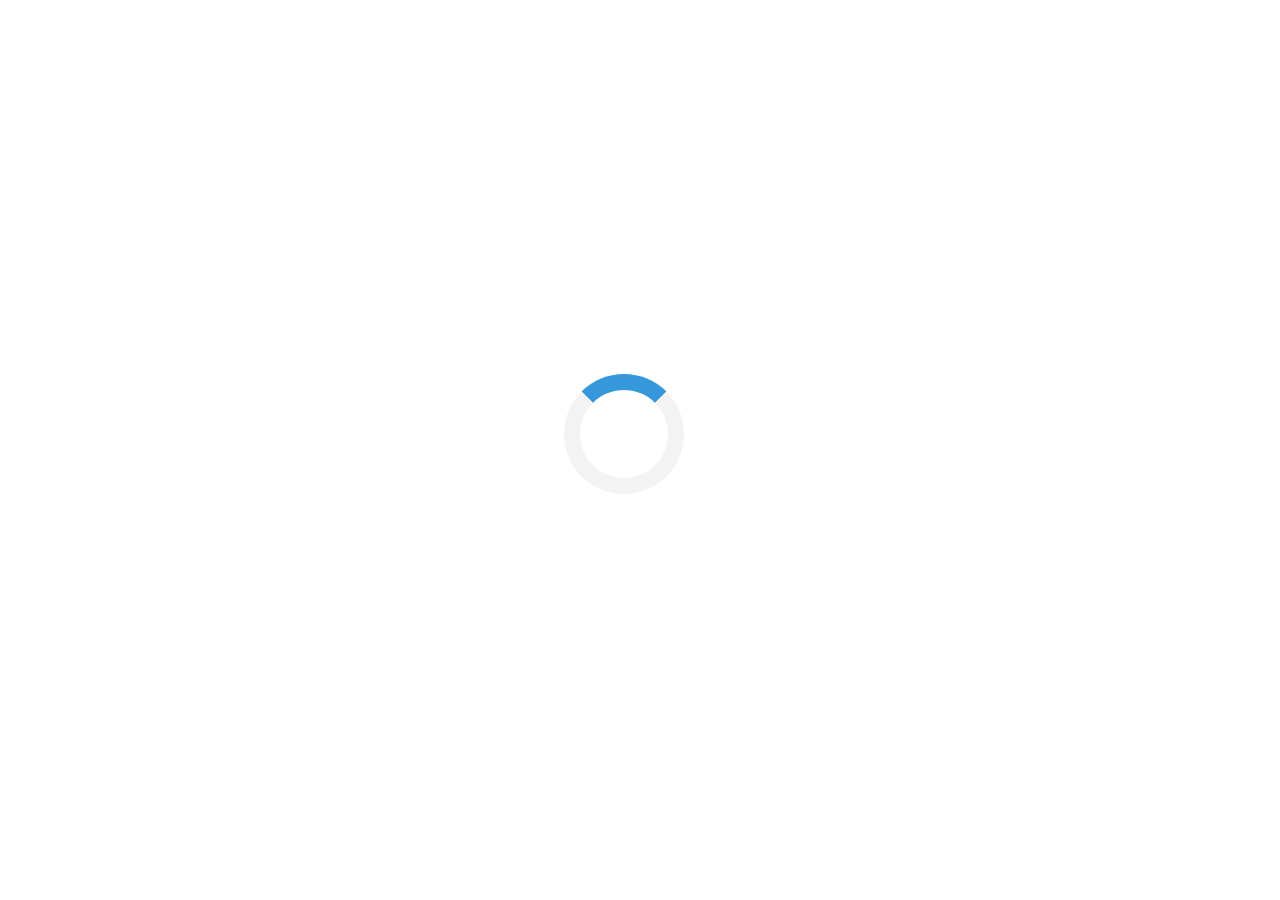
<file: index.html>
<!DOCTYPE html>
<html lang="en">
  <head>
    <meta charset="UTF-8" />
    <meta name="viewport" content="width=device-width, initial-scale=1, shrink-to-fit=no" />
    <meta http-equiv="x-ua-compatible" content="ie=edge" />
    <title>Home</title>
    <!-- MDB icon -->
    <link rel="icon" href="compitition 2/a-m-logo-png-transparent ico.ico" type="image/x-icon" />
    <!-- Font Awesome -->
    <link
      rel="stylesheet"
      href="https://cdnjs.cloudflare.com/ajax/libs/font-awesome/6.0.0/css/all.min.css"
    />
    <!-- Google Fonts Roboto -->
    <link
      rel="stylesheet"
      href="https://fonts.googleapis.com/css2?family=Roboto:wght@300;400;500;700;900&display=swap"
    />
    <!-- MDB -->
    <link rel="stylesheet" href="css/mdb.min.css" />
    <link rel="stylesheet" href="style.css">
  </head>
  <body>
    
    <!-- Start your project here-->
    <body onload="myFunction()" style="margin:0;">
  
      <div id="loader"></div>
      
      <div style="display:none;" id="myDiv" class="animate-bottom">
      <!-- Navbar -->
     <nav class="navbar navbar-expand-lg navbar-light bg-light">
      <!-- Container wrapper -->
      <div class="container-fluid">
        <!-- Toggle button -->
        <button
          class="navbar-toggler"
          type="button"
          data-mdb-toggle="collapse"
          data-mdb-target="#navbarSupportedContent"
          aria-controls="navbarSupportedContent"
          aria-expanded="false"
          aria-label="Toggle navigation"
        >
          <i class="fas fa-bars"></i>
        </button>
    
        <!-- Collapsible wrapper -->
        <div class="collapse navbar-collapse" id="navbarSupportedContent">
          <!-- Navbar brand -->
          <a class="navbar-brand mt-2 mt-lg-0" href="index.html">
            <img
              src="compitition 2/a-m-logo-png-transparent.png"
              height="40"
              alt="MDB Logo"
              loading="lazy"
            />
          </a>
          <!-- Left links -->
          <div class="autocomplete">
            <form  class=" d-flex input-group w-auto">
              <div  class="form-outline">

               <input 
               id="search-input"
               type="search"
               class=" form-control"
               placeholder="What are you looking for"
               aria-label="Search"
             />
             <ul id="autocomplete-results"></ul>

              </div>
              <button
              class="btn btn-outline-primary"
              type="button"
              data-mdb-ripple-color="dark"
            >
              Search
            </button>
            </form>
          
          </div>
          
        
         
          
          
         
         
          
          <!-- Left links -->
        </div>
        <!-- Collapsible wrapper -->
        <nav class="navbar1 navbar-expand-lg navbar-light bg-light">
          <div class="container-fluid">
            <ul class="navbar-nav">
              <!-- Icon dropdown -->
              <li class="nav-item dropdown">
                <a
                  class="nav-link dropdown-toggle"
                  href="#"
                  id="navbarDropdown"
                  role="button"
                  data-mdb-toggle="dropdown"
                  aria-expanded="false"
                >
                  <i class="flag-united-kingdom flag m-0"></i>
                </a>
                <ul class="dropdown-menu" aria-labelledby="navbarDropdown">
                  <li>
                    <a class="dropdown-item" href="#"
                      ><i class="flag-united-kingdom flag"></i>English
                      <i class="fa fa-check text-success ms-2"></i
                    ></a>
                  </li>
                  <li><hr class="dropdown-divider" /></li>
                  <li>
                    <a class="dropdown-item" href="#"><i class="flag-poland flag"></i>Polski</a>
                  </li>
                  <li>
                    <a class="dropdown-item" href="#"><i class="flag-china flag"></i>中文</a>
                  </li>
                  <li>
                    <a class="dropdown-item" href="#"><i class="flag-japan flag"></i>日本語</a>
                  </li>
                  <li>
                    <a class="dropdown-item" href="#"><i class="flag-germany flag"></i>Deutsch</a>
                  </li>
                  <li>
                    <a class="dropdown-item" href="#"><i class="flag-france flag"></i>Français</a>
                  </li>
                  <li>
                    <a class="dropdown-item" href="#"><i class="flag-spain flag"></i>Español</a>
                  </li>
                  <li>
                    <a class="dropdown-item" href="#"><i class="flag-russia flag"></i>Русский</a>
                  </li>
                  <li>
                    <a class="dropdown-item" href="#"><i class="flag-portugal flag"></i>Português</a>
                  </li>
                </ul>
              </li>
            </ul>
          </div>
        </nav>
        <!-- Right elements -->
        <div class="d-flex align-items-center">
          <a href="Sign-in.html" class="btn btn-link px-3 me-2">
            Login
          </a>
          <a href="Sign-Up.html" class="btn btn-primary me-3">
            Sign up for free
          </a>
          
        </div>
        <!-- Right elements -->
      </div>
      <!-- Container wrapper -->
     </nav>
     <!-- Navbar -->
     <header>
      <!-- Navbar -->
      <nav class="navbar navbar-expand-lg navbar-light bg-white">
        <div class="container-fluid">
          <button
            class="navbar-toggler"
            type="button"
            data-mdb-toggle="collapse"
            data-mdb-target="#navbarExample01"
            aria-controls="navbarExample01"
            aria-expanded="false"
            aria-label="Toggle navigation"
          >
            <i class="fas fa-bars"></i>
          </button>
          <div class=" collapse navbar-collapse" id="navbarExample01">
            <ul class="nav1 navbar-nav me-auto mb-2 mb-lg-0">
              <li class="nav-item active">
                <a class="nav-link" aria-current="page" href="index.html">Home</a>
              </li>
              <div class=" sho container-fluid">
                <ul class="navbar-nav">
                  <!-- Dropdown -->
                  <li class="nav-item dropdown">
                    <a
                      class="nav-link dropdown-toggle"
                      href="#"
                      id="navbarDropdownMenuLink"
                      role="button"
                      data-mdb-toggle="dropdown"
                      aria-expanded="false"
                    >
                      Shop
                    </a>
                    <ul class="dropdown-menu" aria-labelledby="navbarDropdownMenuLink">
                      <li>
                        <a class="dropdown-item" href="iphone.html">Iphone</a>
                      </li>
                      <li>
                        <a class="dropdown-item" href="ipad.html">Ipad</a>
                      </li>
                      <li>
                        <a class="dropdown-item" href="macbook.html">Macbooks</a>
                      </li>
                    </ul>
                  </li>
                </ul>
              </div>
              <li class="nav-item">
                <a class="nav-link" href="Contact.html">Contact</a>
              </li>
              <li class="nav-item">
                <a class="nav-link" href="about.html">About</a>
              </li>
            </ul>
          </div>
        </div>
      </nav>
      <!-- Navbar -->
    
      <!-- Background image -->
      <div
        class=" ph1 p-5 text-center bg-image"
        style="
          background-image: url('How-to-Choose-a-Laptop-Gear-GettyImages-1235728903.webp');
          height: 400px;
        "
      >
        <div class="mask" style="background-color: rgba(0, 0, 0, 0.6);">
          <div class="d-flex justify-content-center align-items-center h-100">
            <div class="text-white">
              <h1 class="mb-3">Macbooks</h1>
              <h4 class="mb-3">Offers up to 30%</h4>
              <a class="btn btn-outline-light btn-lg" href="macbook.html" role="button"
              >GET NOW</a
              >
            </div>
          </div>
        </div>
      </div>
      <!-- Background image -->
     </header>
       
     <div class="ecommerce-blocks">
      <div class="block">
        <a href="iphone.html" class="product-link">
          <img src="compitition 2/iphone 11pro.png" alt="Product 1" class="product-image">
          <div class="product-info">
            <h3 class="product-title">Iphone</h3>
          </div>
        </a>
      </div>
      
      <div class="block">
        <a href="ipad.html" class="product-link">
          <img  src="compitition 2/apple-ipad-air-10-3-64gb-wi-fi-blue_.avif" alt="Product 2" class="product-imageipad">
          <div class="product-info">
            <h3 class="product-title">Ipad</h3>
          </div>
        </a>
      </div>
      
      <div class="block">
        <a href="macbook.html" class="product-link">
          <img src="compitition 2/il_fullxfull.4091202157_e5hj.avif" alt="Product 3" class="product-imagemac">
          <div class="product-info">
            <h3 class="product-title">Macbook</h3>
          </div>
        </a>
      </div>
     </div>   
     <!-- Footer -->
     <footer class="text-center text-lg-start bg-light text-muted">
  <!-- Section: Social media -->
  <section class="d-flex justify-content-center justify-content-lg-between p-4 border-bottom">
    <!-- Left -->
    <div class="me-5 d-none d-lg-block">
      <span>Get connected with us on social networks:</span>
    </div>
    <!-- Left -->

    <!-- Right -->
    <div>
      <a href="" class="me-4 text-reset">
        <i class="fab fa-facebook-f"></i>
      </a>
      <a href="" class="me-4 text-reset">
        <i class="fab fa-twitter"></i>
      </a>
      <a href="" class="me-4 text-reset">
        <i class="fab fa-google"></i>
      </a>
      <a href="" class="me-4 text-reset">
        <i class="fab fa-instagram"></i>
      </a>
      <a href="" class="me-4 text-reset">
        <i class="fab fa-linkedin"></i>
      </a>
      <a href="" class="me-4 text-reset">
        <i class="fab fa-github"></i>
      </a>
    </div>
    <!-- Right -->
  </section>
  <!-- Section: Social media -->

  <!-- Section: Links  -->
  <section class="">
    <div class="container text-center text-md-start mt-5">
      <!-- Grid row -->
      <div class="row mt-3">
        <!-- Grid column -->
        <div class="col-md-3 col-lg-4 col-xl-3 mx-auto mb-4">
          <!-- Content -->
          <h6 class="text-uppercase fw-bold mb-4">
            <i class="fas fa-gem me-3"></i>A&M
          </h6>
          <p>
            A website for selling iPhones, iPads, and MacBooks is an online platform that specializes in offering Apple products for sale.
            The website typically features a wide range of Apple devices, including the latest models 
          </p>
        </div>
        <!-- Grid column -->

        <!-- Grid column -->
        <div class="col-md-2 col-lg-2 col-xl-2 mx-auto mb-4">
          <!-- Links -->
          <h6 class="text-uppercase fw-bold mb-4">
            Products
          </h6>
          <p>
            <a href="iphone.html" class="text-reset">iphone</a>
          </p>
          <p>
            <a href="ipad.html" class="text-reset">Ipad</a>
          </p>
          <p>
            <a href="macbook.html" class="text-reset">Macbook</a>
          </p>
          <p>
            <a href="#!" class="text-reset">Airpods</a>
          </p>
        </div>
        <!-- Grid column -->

        <!-- Grid column -->
        <div class="col-md-3 col-lg-2 col-xl-2 mx-auto mb-4">
          <!-- Links -->
          <h6 class="text-uppercase fw-bold mb-4">
            Useful links
          </h6>
          <p>
            <a href="#!" class="text-reset">Pricing</a>
          </p>
          <p>
            <a href="#!" class="text-reset">Settings</a>
          </p>
          <p>
            <a href="#!" class="text-reset">Orders</a>
          </p>
          <p>
            <a href="#!" class="text-reset">Help</a>
          </p>
        </div>
        <!-- Grid column -->

        <!-- Grid column -->
        <div class="col-md-4 col-lg-3 col-xl-3 mx-auto mb-md-0 mb-4">
          <!-- Links -->
          <h6 class="text-uppercase fw-bold mb-4">Contact</h6>
          <p><i class="fas fa-home me-3"></i> Cairo, Naser City 10012, EGY</p>
          <p>
            <i class="fas fa-envelope me-3"></i>
            Amrkhaled@gmail.com
          </p>
          <p><i class="fas fa-phone me-3"></i>  01 156 157 211</p>
          <p><i class="fas fa-print me-3"></i> 01 156 196 212</p>
        </div>
        <!-- Grid column -->
      </div>
      <!-- Grid row -->
    </div>
  </section>
  <!-- Section: Links  -->

  <!-- Copyright -->
  <div class="text-center p-4" style="background-color: rgba(0, 0, 0, 0.05);">
    © 2023 Copyright:
    <a class="text-reset fw-bold" href="index.html">A&M</a>
  </div>
  <!-- Copyright -->
     </footer>
     <!-- Footer -->
      
     <script src="main.js"></script>
     <!-- End your project here-->

     <!-- MDB -->
     <script type="text/javascript" src="js/mdb.min.js"></script>
     <!-- Custom scripts -->
     <script type="text/javascript"></script>
   </body>
</html>
</file>
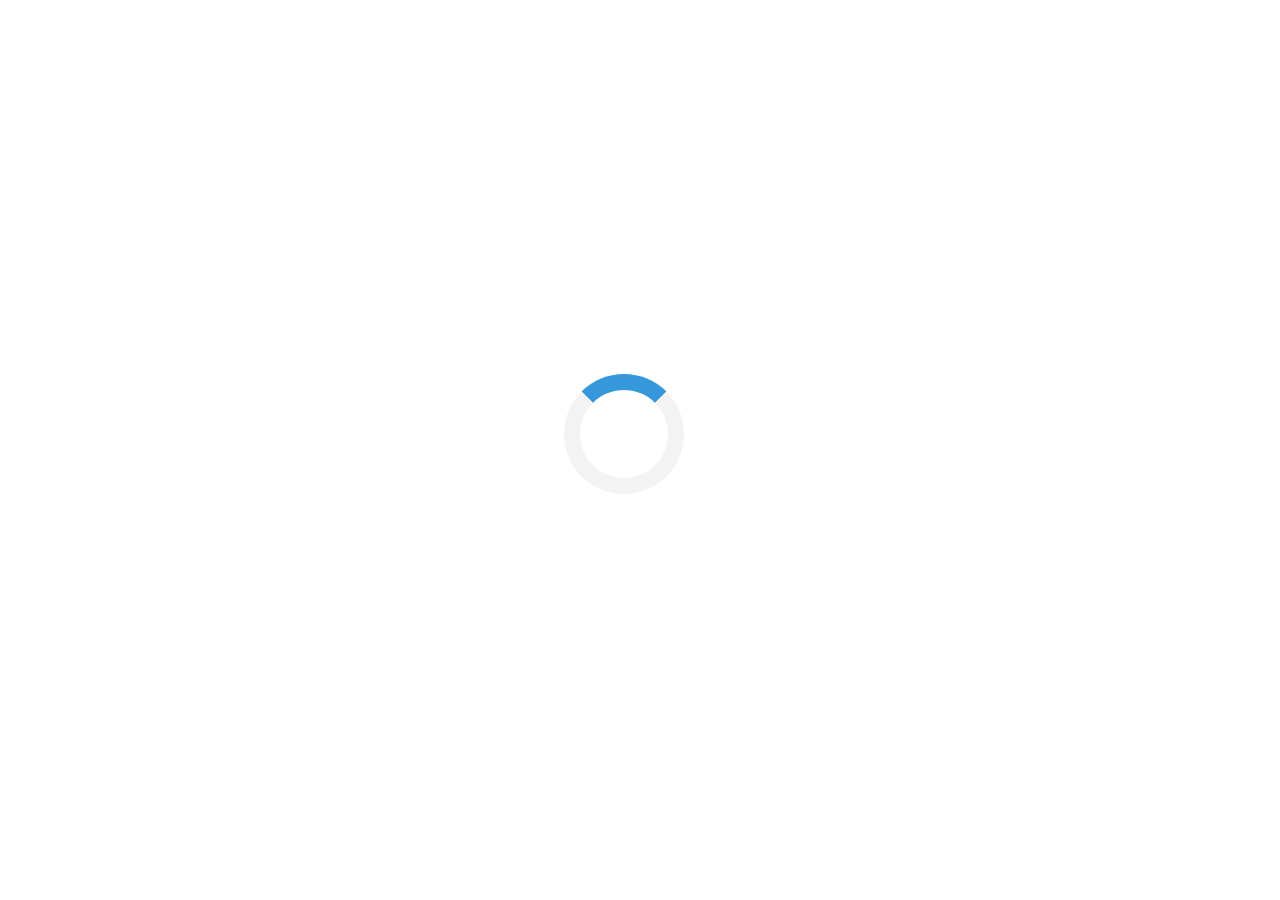
<file: about.html>
<!DOCTYPE html>
<html lang="en">
<head>
    <meta charset="UTF-8">
    <meta name="viewport" content="width=device-width, initial-scale=1.0">
    <title>About</title>
    <!-- MDB icon -->
    <link rel="icon" href="compitition 2/a-m-logo-png-transparent ico.ico" type="image/x-icon" />
    <!-- Font Awesome -->
    <link
      rel="stylesheet"
      href="https://cdnjs.cloudflare.com/ajax/libs/font-awesome/6.0.0/css/all.min.css"
    />
    <!-- Google Fonts Roboto -->
    <link
      rel="stylesheet"
      href="https://fonts.googleapis.com/css2?family=Roboto:wght@300;400;500;700;900&display=swap"
    />
    
    <!-- MDB -->
    <link rel="stylesheet" href="css/mdb.min.css" />
    <link rel="stylesheet" href="style.css"> 

   
</head>
<body>
<body onload="myFunction()" style="margin:0;">
  
      <div id="loader"></div>
      
      <div style="display:none;" id="myDiv" class="animate-bottom">
     <!-- start your project here-->
     <nav class="navbar navbar-expand-lg navbar-light bg-light">
        <!-- Container wrapper -->
        <div class="container-fluid">
          <!-- Toggle button -->
          <button
            class="navbar-toggler"
            type="button"
            data-mdb-toggle="collapse"
            data-mdb-target="#navbarSupportedContent"
            aria-controls="navbarSupportedContent"
            aria-expanded="false"
            aria-label="Toggle navigation"
          >
            <i class="fas fa-bars"></i>
          </button>
      
          <!-- Collapsible wrapper -->
          <div class="collapse navbar-collapse" id="navbarSupportedContent">
            <!-- Navbar brand -->
            <a class="navbar-brand mt-2 mt-lg-0" href="index.html">
              <img
                src="compitition 2/a-m-logo-png-transparent.png"
                height="40"
                alt="MDB Logo"
                loading="lazy"
              />
            </a>
            <!-- Left links -->
            <div class="autocomplete">
              <form  class=" d-flex input-group w-auto">
                <div  class="form-outline">
  
                 <input 
                 id="search-input"
                 type="search"
                 class=" form-control"
                 placeholder="What are you looking for"
                 aria-label="Search"
               />
               <ul id="autocomplete-results"></ul>
  
                </div>
                <button
                class="btn btn-outline-primary"
                type="button"
                data-mdb-ripple-color="dark"
              >
                Search
              </button>
              </form>
            
            </div>
            
           
           
            
            <!-- Left links -->
          </div>
          <!-- Collapsible wrapper -->
          <nav class="navbar1 navbar-expand-lg navbar-light bg-light">
            <div class="container-fluid">
              <ul class="navbar-nav">
                <!-- Icon dropdown -->
                <li class="nav-item dropdown">
                  <a
                    class="nav-link dropdown-toggle"
                    href="#"
                    id="navbarDropdown"
                    role="button"
                    data-mdb-toggle="dropdown"
                    aria-expanded="false"
                  >
                    <i class="flag-united-kingdom flag m-0"></i>
                  </a>
                  <ul class="dropdown-menu" aria-labelledby="navbarDropdown">
                    <li>
                      <a class="dropdown-item" href="#"
                        ><i class="flag-united-kingdom flag"></i>English
                        <i class="fa fa-check text-success ms-2"></i
                      ></a>
                    </li>
                    <li><hr class="dropdown-divider" /></li>
                    <li>
                      <a class="dropdown-item" href="#"><i class="flag-poland flag"></i>Polski</a>
                    </li>
                    <li>
                      <a class="dropdown-item" href="#"><i class="flag-china flag"></i>中文</a>
                    </li>
                    <li>
                      <a class="dropdown-item" href="#"><i class="flag-japan flag"></i>日本語</a>
                    </li>
                    <li>
                      <a class="dropdown-item" href="#"><i class="flag-germany flag"></i>Deutsch</a>
                    </li>
                    <li>
                      <a class="dropdown-item" href="#"><i class="flag-france flag"></i>Français</a>
                    </li>
                    <li>
                      <a class="dropdown-item" href="#"><i class="flag-spain flag"></i>Español</a>
                    </li>
                    <li>
                      <a class="dropdown-item" href="#"><i class="flag-russia flag"></i>Русский</a>
                    </li>
                    <li>
                      <a class="dropdown-item" href="#"><i class="flag-portugal flag"></i>Português</a>
                    </li>
                  </ul>
                </li>
              </ul>
            </div>
          </nav>
          <!-- Right elements -->
          <div class="d-flex align-items-center">
              <a href="Sign-in.html" class="btn btn-link px-3 me-2">
                  Login
                </a>
                <a href="Sign-Up.html" class="btn btn-primary me-3">
                  Sign up for free
                </a>
            
          </div>
          <!-- Right elements -->
        </div>
        <!-- Container wrapper -->
      </nav>
      <!-- Navbar -->
        
      <header>
        <!-- Navbar -->
        <nav class="navbar navbar-expand-lg navbar-light bg-white">
          <div class="container-fluid">
            <button
              class="navbar-toggler"
              type="button"
              data-mdb-toggle="collapse"
              data-mdb-target="#navbarExample01"
              aria-controls="navbarExample01"
              aria-expanded="false"
              aria-label="Toggle navigation"
            >
              <i class="fas fa-bars"></i>
            </button>
            <div class=" collapse navbar-collapse" id="navbarExample01">
              <ul class="nav1 navbar-nav me-auto mb-2 mb-lg-0">
                <li class="nav-item active">
                  <a class="nav-link" aria-current="page" href="index.html">Home</a>
                </li>
                <div class=" sho container-fluid">
                  <ul class="navbar-nav">
                    <!-- Dropdown -->
                    <li class="nav-item dropdown">
                      <a
                        class="nav-link dropdown-toggle"
                        href="#"
                        id="navbarDropdownMenuLink"
                        role="button"
                        data-mdb-toggle="dropdown"
                        aria-expanded="false"
                      >
                        Shop
                      </a>
                      <ul class="dropdown-menu" aria-labelledby="navbarDropdownMenuLink">
                        <li>
                          <a class="dropdown-item" href="iphone.html">Iphone</a>
                        </li>
                        <li>
                          <a class="dropdown-item" href="ipad.html">Ipad</a>
                        </li>
                        <li>
                          <a class="dropdown-item" href="macbook.html">Macbooks</a>
                        </li>
                      </ul>
                    </li>
                  </ul>
                </div>
                <li class="nav-item">
                  <a class="nav-link" href="Contact.html">Contact</a>
                </li>
                <li class="nav-item">
                  <a class="nav-link" href="about.html">About</a>
                </li>
              </ul>
            </div>
          </div>
        </nav>
        <!-- Navbar -->
  
      </header>

     <div class="about-section">
        <h1>About Us Page</h1>
        <p>A website for selling iPhones, iPads, and MacBooks is an online platform that specializes in offering Apple products for sale. <br> The website typically features a wide range of Apple devices, including the latest models, along with detailed product descriptions, <br> photos, and customer reviews. Customers can also compare prices and features, as well as read about the latest Apple technology. <br> The website may offer various payment and shipping options, as well as customer service support. Overall, a website for selling <br> Apple products  provides a convenient and reliable way for customers to purchase high-quality devices from the comfort of their own homes.</p>
      </div>

      <div class="n">
        <h2 style="text-align:center">Our Team</h2>
        <div class="row">
          <div class="column">
            <div class="card">
              <img src="compitition 2/cheerful-curly-business-girl-wearing-glasses_176420-206.avif" alt="Jane" style="width:100%">
              <div class="container">
                <h2>Jane Doe</h2>
                <p class="title">CEO & Founder</p>
                <p>Some text that describes me lorem ipsum ipsum lorem.</p>
                <p>jane@example.com</p>
                <p><button class="button">Contact</button></p>
              </div>
            </div>
          </div>
        
          <div class="column">
            <div class="card">
              <img src="compitition 2/[base64].avif" alt="Mike" style="width:100%">
              <div class="container">
                <h2>Mike Ross</h2>
                <p class="title">Art Director</p>
                <p>Some text that describes me lorem ipsum ipsum lorem.</p>
                <p>mike@example.com</p>
                <p><button class="button">Contact</button></p>
              </div>
            </div>
          </div>
          
          <div class="column">
            <div class="card">
              <img src="compitition 2/portrait-happy-male-with-broad-smile_176532-8175.avif" alt="John" style="width:100%">
              <div class="container">
                <h2>John Doe</h2>
                <p class="title">Designer</p>
                <p>Some text that describes me lorem ipsum ipsum lorem.</p>
                <p>john@example.com</p>
                <p><button class="button">Contact</button></p>
              </div>
            </div>
          </div>
        </div>
      </div>
      
      
      <footer class="text-center text-lg-start bg-light text-muted">
        <!-- Section: Social media -->
        <section class="d-flex justify-content-center justify-content-lg-between p-4 border-bottom">
          <!-- Left -->
          <div class="me-5 d-none d-lg-block">
            <span>Get connected with us on social networks:</span>
          </div>
          <!-- Left -->
      
          <!-- Right -->
          <div>
            <a href="" class="me-4 text-reset">
              <i class="fab fa-facebook-f"></i>
            </a>
            <a href="" class="me-4 text-reset">
              <i class="fab fa-twitter"></i>
            </a>
            <a href="" class="me-4 text-reset">
              <i class="fab fa-google"></i>
            </a>
            <a href="" class="me-4 text-reset">
              <i class="fab fa-instagram"></i>
            </a>
            <a href="" class="me-4 text-reset">
              <i class="fab fa-linkedin"></i>
            </a>
            <a href="" class="me-4 text-reset">
              <i class="fab fa-github"></i>
            </a>
          </div>
          <!-- Right -->
        </section>
        <!-- Section: Social media -->
      
        <!-- Section: Links  -->
        <section class="">
          <div class="container text-center text-md-start mt-5">
            <!-- Grid row -->
            <div class="row mt-3">
              <!-- Grid column -->
              <div class="col-md-3 col-lg-4 col-xl-3 mx-auto mb-4">
                <!-- Content -->
                <h6 class="text-uppercase fw-bold mb-4">
                  <i class="fas fa-gem me-3"></i>A&M
                </h6>
                <p>
                  A website for selling iPhones, iPads, and MacBooks is an online platform that specializes in offering Apple products for sale.
                  The website typically features a wide range of Apple devices, including the latest models 
                </p>
              </div>
              <!-- Grid column -->
      
              <!-- Grid column -->
              <div class="col-md-2 col-lg-2 col-xl-2 mx-auto mb-4">
                <!-- Links -->
                <h6 class="text-uppercase fw-bold mb-4">
                  Products
                </h6>
                <p>
                  <a href="iphone.html" class="text-reset">iphone</a>
                </p>
                <p>
                  <a href="ipad.html" class="text-reset">Ipad</a>
                </p>
                <p>
                  <a href="macbook.html" class="text-reset">Macbook</a>
                </p>
                <p>
                  <a href="#!" class="text-reset">Airpods</a>
                </p>
              </div>
              <!-- Grid column -->
      
              <!-- Grid column -->
              <div class="col-md-3 col-lg-2 col-xl-2 mx-auto mb-4">
                <!-- Links -->
                <h6 class="text-uppercase fw-bold mb-4">
                  Useful links
                </h6>
                <p>
                  <a href="#!" class="text-reset">Pricing</a>
                </p>
                <p>
                  <a href="#!" class="text-reset">Settings</a>
                </p>
                <p>
                  <a href="#!" class="text-reset">Orders</a>
                </p>
                <p>
                  <a href="#!" class="text-reset">Help</a>
                </p>
              </div>
              <!-- Grid column -->
      
              <!-- Grid column -->
              <div class="col-md-4 col-lg-3 col-xl-3 mx-auto mb-md-0 mb-4">
                <!-- Links -->
                <h6 class="text-uppercase fw-bold mb-4">Contact</h6>
                <p><i class="fas fa-home me-3"></i> Cairo, Naser City 10012, EGY</p>
                <p>
                  <i class="fas fa-envelope me-3"></i>
                  Amrkhaled@gmail.com
                </p>
                <p><i class="fas fa-phone me-3"></i>  01 156 157 211</p>
                <p><i class="fas fa-print me-3"></i> 01 156 196 212</p>
              </div>
              <!-- Grid column -->
            </div>
            <!-- Grid row -->
          </div>
        </section>
        <!-- Section: Links  -->
      
        <!-- Copyright -->
        <div class="text-center p-4" style="background-color: rgba(0, 0, 0, 0.05);">
          © 2023 Copyright:
          <a class="text-reset fw-bold" href="index.html">A&M</a>
        </div>
        <!-- Copyright -->
      </footer>

    <script src="main.js"></script>
<!-- End your project here-->

    <!-- MDB -->
    <script type="text/javascript" src="js/mdb.min.js"></script>
    <!-- Custom scripts -->
</body>
</html>
</file>
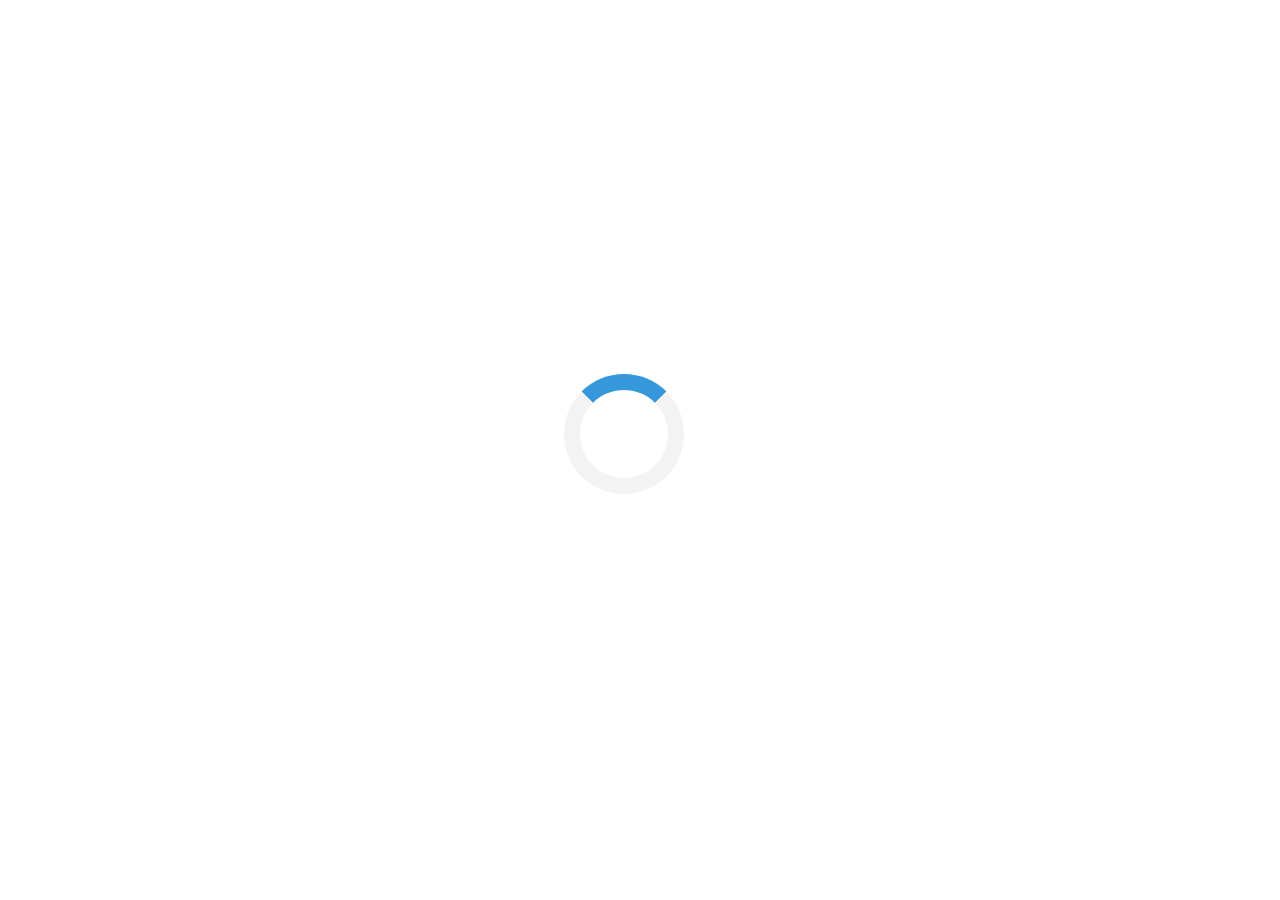
<file: Contact.html>
<!DOCTYPE html>
<html lang="en">
<head>
    <meta charset="UTF-8">
    <meta name="viewport" content="width=device-width, initial-scale=1.0">
    <title>Contact</title>
    <!-- MDB icon -->
    <link rel="icon" href="compitition 2/a-m-logo-png-transparent ico.ico" type="image/x-icon" />
    <!-- Font Awesome -->
    <link
      rel="stylesheet"
      href="https://cdnjs.cloudflare.com/ajax/libs/font-awesome/6.0.0/css/all.min.css"
    />
    <!-- Google Fonts Roboto -->
    <link
      rel="stylesheet"
      href="https://fonts.googleapis.com/css2?family=Roboto:wght@300;400;500;700;900&display=swap"
    />
    <script src="https://cdn.emailjs.com/sdk/2.3.2/email.min.js"></script>
    <script>
      emailjs.init("uRV8H-PcdAkWqCkak");
    </script>
    <!-- MDB -->
    <link rel="stylesheet" href="css/mdb.min.css" />
    <link rel="stylesheet" href="style.css"> 


</head>
<body onload="myFunction()" style="margin:0;">
  
  <div id="loader"></div>
  
  <div style="display:none;" id="myDiv" class="pg animate-bottom">    
  </body>
<body>
       <nav class="navbar navbar-expand-lg navbar-light bg-light">
        <!-- Container wrapper -->
        <div class="container-fluid">
          <!-- Toggle button -->
          <button
            class="navbar-toggler"
            type="button"
            data-mdb-toggle="collapse"
            data-mdb-target="#navbarSupportedContent"
            aria-controls="navbarSupportedContent"
            aria-expanded="false"
            aria-label="Toggle navigation"
          >
            <i class="fas fa-bars"></i>
          </button>
      
          <!-- Collapsible wrapper -->
          <div class="collapse navbar-collapse" id="navbarSupportedContent">
            <!-- Navbar brand -->
            <a class="navbar-brand mt-2 mt-lg-0" href="index.html">
              <img
                src="compitition 2/a-m-logo-png-transparent.png"
                height="40"
                alt="MDB Logo"
                loading="lazy"
              />
            </a>
            <!-- Left links -->
            <div class="autocomplete">
              <form  class=" d-flex input-group w-auto">
                <div  class="form-outline">
  
                 <input 
                 id="search-input"
                 type="search"
                 class=" form-control"
                 placeholder="What are you looking for"
                 aria-label="Search"
               />
               <ul id="autocomplete-results"></ul>
  
                </div>
                <button
                class="btn btn-outline-primary"
                type="button"
                data-mdb-ripple-color="dark"
              >
                Search
              </button>
              </form>
            
            </div>
            
           
           
            
            <!-- Left links -->
          </div>
          <!-- Collapsible wrapper -->
          <nav class="navbar1 navbar-expand-lg navbar-light bg-light">
            <div class="container-fluid">
              <ul class="navbar-nav">
                <!-- Icon dropdown -->
                <li class="nav-item dropdown">
                  <a
                    class="nav-link dropdown-toggle"
                    href="#"
                    id="navbarDropdown"
                    role="button"
                    data-mdb-toggle="dropdown"
                    aria-expanded="false"
                  >
                    <i class="flag-united-kingdom flag m-0"></i>
                  </a>
                  <ul class="dropdown-menu" aria-labelledby="navbarDropdown">
                    <li>
                      <a class="dropdown-item" href="#"
                        ><i class="flag-united-kingdom flag"></i>English
                        <i class="fa fa-check text-success ms-2"></i
                      ></a>
                    </li>
                    <li><hr class="dropdown-divider" /></li>
                    <li>
                      <a class="dropdown-item" href="#"><i class="flag-poland flag"></i>Polski</a>
                    </li>
                    <li>
                      <a class="dropdown-item" href="#"><i class="flag-china flag"></i>中文</a>
                    </li>
                    <li>
                      <a class="dropdown-item" href="#"><i class="flag-japan flag"></i>日本語</a>
                    </li>
                    <li>
                      <a class="dropdown-item" href="#"><i class="flag-germany flag"></i>Deutsch</a>
                    </li>
                    <li>
                      <a class="dropdown-item" href="#"><i class="flag-france flag"></i>Français</a>
                    </li>
                    <li>
                      <a class="dropdown-item" href="#"><i class="flag-spain flag"></i>Español</a>
                    </li>
                    <li>
                      <a class="dropdown-item" href="#"><i class="flag-russia flag"></i>Русский</a>
                    </li>
                    <li>
                      <a class="dropdown-item" href="#"><i class="flag-portugal flag"></i>Português</a>
                    </li>
                  </ul>
                </li>
              </ul>
            </div>
          </nav>
          <!-- Right elements -->
          <div class="d-flex align-items-center">
              <a href="Sign-in.html" class="btn btn-link px-3 me-2">
                  Login
                </a>
                <a href="Sign-Up.html" class="btn btn-primary me-3">
                  Sign up for free
                </a>
            
          </div>
          <!-- Right elements -->
        </div>
        <!-- Container wrapper -->
       </nav>
       <!-- Navbar -->
        
       <header>
        <!-- Navbar -->
        <nav class="navbar navbar-expand-lg navbar-light bg-white">
          <div class="container-fluid">
            <button
              class="navbar-toggler"
              type="button"
              data-mdb-toggle="collapse"
              data-mdb-target="#navbarExample01"
              aria-controls="navbarExample01"
              aria-expanded="false"
              aria-label="Toggle navigation"
            >
              <i class="fas fa-bars"></i>
            </button>
            <div class=" collapse navbar-collapse" id="navbarExample01">
              <ul class="nav1 navbar-nav me-auto mb-2 mb-lg-0">
                <li class="nav-item active">
                  <a class="nav-link" aria-current="page" href="index.html">Home</a>
                </li>
                <div class=" sho container-fluid">
                  <ul class="navbar-nav">
                    <!-- Dropdown -->
                    <li class="nav-item dropdown">
                      <a
                        class="nav-link dropdown-toggle"
                        href="#"
                        id="navbarDropdownMenuLink"
                        role="button"
                        data-mdb-toggle="dropdown"
                        aria-expanded="false"
                      >
                        Shop
                      </a>
                      <ul class="dropdown-menu" aria-labelledby="navbarDropdownMenuLink">
                        <li>
                          <a class="dropdown-item" href="iphone.html">Iphone</a>
                        </li>
                        <li>
                          <a class="dropdown-item" href="ipad.html">Ipad</a>
                        </li>
                        <li>
                          <a class="dropdown-item" href="macbook.html">Macbooks</a>
                        </li>
                      </ul>
                    </li>
                  </ul>
                </div>
                <li class="nav-item">
                  <a class="nav-link" href="Contact.html">Contact</a>
                </li>
                <li class="nav-item">
                  <a class="nav-link" href="about.html">About</a>
                </li>
              </ul>
            </div>
          </div>
        </nav>
        <!-- Navbar -->
  
       </header>

       <form id="contact-form" class=" container border mt-3 bg-light">
        <div class="row">
          <div class="me col-md-6 p-5 bg-primary text-white">
            <h1>Leave a Message</h1>
            
          </div>
          <div class="te col-md-6 border-left py-3">
            <h1>Contact Form</h1>
            <div class="form-group">
              <h5 for="name">Name</h5>
              <input type="text" name="name" class="form-control" placeholder="Enter name" required />
            </div>
            <div class="form-group">
              <h5>Email</h5>
              <input type="email"  name="email" class="form-control"  placeholder="Enter email" required/>
            </div>
            <div class="form-group">
              <h5 for="message">Message</h5>
              <textarea class="form-control" name="message"  rows="3"  required ></textarea>
            </div>
            <button class="bu btn btn-primary" >Submit</button>
          </div>
        
        
        </div>
       </form>
       <hr class="her">
       <div class="  container border mt-3 bg-light">
        <div class="row">
          <div class="me col-md-6 p-5 bg-primary text-white ">
            <h1>Find Our Location </h1>
          </div>
          <div class="map  col-md-6 border-left py-3">
            <iframe src="https://www.google.com/maps/embed?pb=!1m18!1m12!1m3!1d441642.68175900547!2d31.927282726562492!3d30.14188120000001!2m3!1f0!2f0!3f0!3m2!1i1024!2i768!4f13.1!3m3!1m2!1s0x14581510f9e1addd%3A0xada78945ec0d9b63!2sBrand%20A%26M!5e0!3m2!1sar!2seg!4v1691141828375!5m2!1sar!2seg" width="550" height="450" style="border:0;" allowfullscreen="" loading="lazy" referrerpolicy="no-referrer-when-downgrade"></iframe>
          </div>
        </div>
       </div>
      

       <footer class="text-center text-lg-start bg-light text-muted">
        <!-- Section: Social media -->
        <section class="d-flex justify-content-center justify-content-lg-between p-4 border-bottom">
          <!-- Left -->
          <div class="me-5 d-none d-lg-block">
            <span>Get connected with us on social networks:</span>
          </div>
          <!-- Left -->
      
          <!-- Right -->
          <div>
            <a href="" class="me-4 text-reset">
              <i class="fab fa-facebook-f"></i>
            </a>
            <a href="" class="me-4 text-reset">
              <i class="fab fa-twitter"></i>
            </a>
            <a href="" class="me-4 text-reset">
              <i class="fab fa-google"></i>
            </a>
            <a href="" class="me-4 text-reset">
              <i class="fab fa-instagram"></i>
            </a>
            <a href="" class="me-4 text-reset">
              <i class="fab fa-linkedin"></i>
            </a>
            <a href="" class="me-4 text-reset">
              <i class="fab fa-github"></i>
            </a>
          </div>
          <!-- Right -->
        </section>
        <!-- Section: Social media -->
      
        <!-- Section: Links  -->
        <section class="">
          <div class="container text-center text-md-start mt-5">
            <!-- Grid row -->
            <div class="row mt-3">
              <!-- Grid column -->
              <div class="col-md-3 col-lg-4 col-xl-3 mx-auto mb-4">
                <!-- Content -->
                <h6 class="text-uppercase fw-bold mb-4">
                  <i class="fas fa-gem me-3"></i>A&M
                </h6>
                <p>
                  A website for selling iPhones, iPads, and MacBooks is an online platform that specializes in offering Apple products for sale.
                  The website typically features a wide range of Apple devices, including the latest models 
                </p>
              </div>
              <!-- Grid column -->
      
              <!-- Grid column -->
              <div class="col-md-2 col-lg-2 col-xl-2 mx-auto mb-4">
                <!-- Links -->
                <h6 class="text-uppercase fw-bold mb-4">
                  Products
                </h6>
                <p>
                  <a href="iphone.html" class="text-reset">iphone</a>
                </p>
                <p>
                  <a href="ipad.html" class="text-reset">Ipad</a>
                </p>
                <p>
                  <a href="macbook.html" class="text-reset">Macbook</a>
                </p>
                <p>
                  <a href="#!" class="text-reset">Airpods</a>
                </p>
              </div>
              <!-- Grid column -->
      
              <!-- Grid column -->
              <div class="col-md-3 col-lg-2 col-xl-2 mx-auto mb-4">
                <!-- Links -->
                <h6 class="text-uppercase fw-bold mb-4">
                  Useful links
                </h6>
                <p>
                  <a href="#!" class="text-reset">Pricing</a>
                </p>
                <p>
                  <a href="#!" class="text-reset">Settings</a>
                </p>
                <p>
                  <a href="#!" class="text-reset">Orders</a>
                </p>
                <p>
                  <a href="#!" class="text-reset">Help</a>
                </p>
              </div>
              <!-- Grid column -->
      
              <!-- Grid column -->
              <div class="col-md-4 col-lg-3 col-xl-3 mx-auto mb-md-0 mb-4">
                <!-- Links -->
                <h6 class="text-uppercase fw-bold mb-4">Contact</h6>
                <p><i class="fas fa-home me-3"></i> Cairo, Naser City 10012, EGY</p>
                <p>
                  <i class="fas fa-envelope me-3"></i>
                  Amrkhaled@gmail.com
                </p>
                <p><i class="fas fa-phone me-3"></i>  01 156 157 211</p>
                <p><i class="fas fa-print me-3"></i> 01 156 196 212</p>
              </div>
              <!-- Grid column -->
            </div>
            <!-- Grid row -->
          </div>
        </section>
        <!-- Section: Links  -->
      
        <!-- Copyright -->
        <div class="text-center p-4" style="background-color: rgba(0, 0, 0, 0.05);">
          © 2023 Copyright:
          <a class="text-reset fw-bold" href="index.html">A&M</a>
        </div>
        <!-- Copyright -->
       </footer>

    <script src="main.js"></script>
    <!-- End your project here-->
    <!-- MDB -->
    <script type="text/javascript" src="js/mdb.min.js"></script>
</body>
</html>
</file>
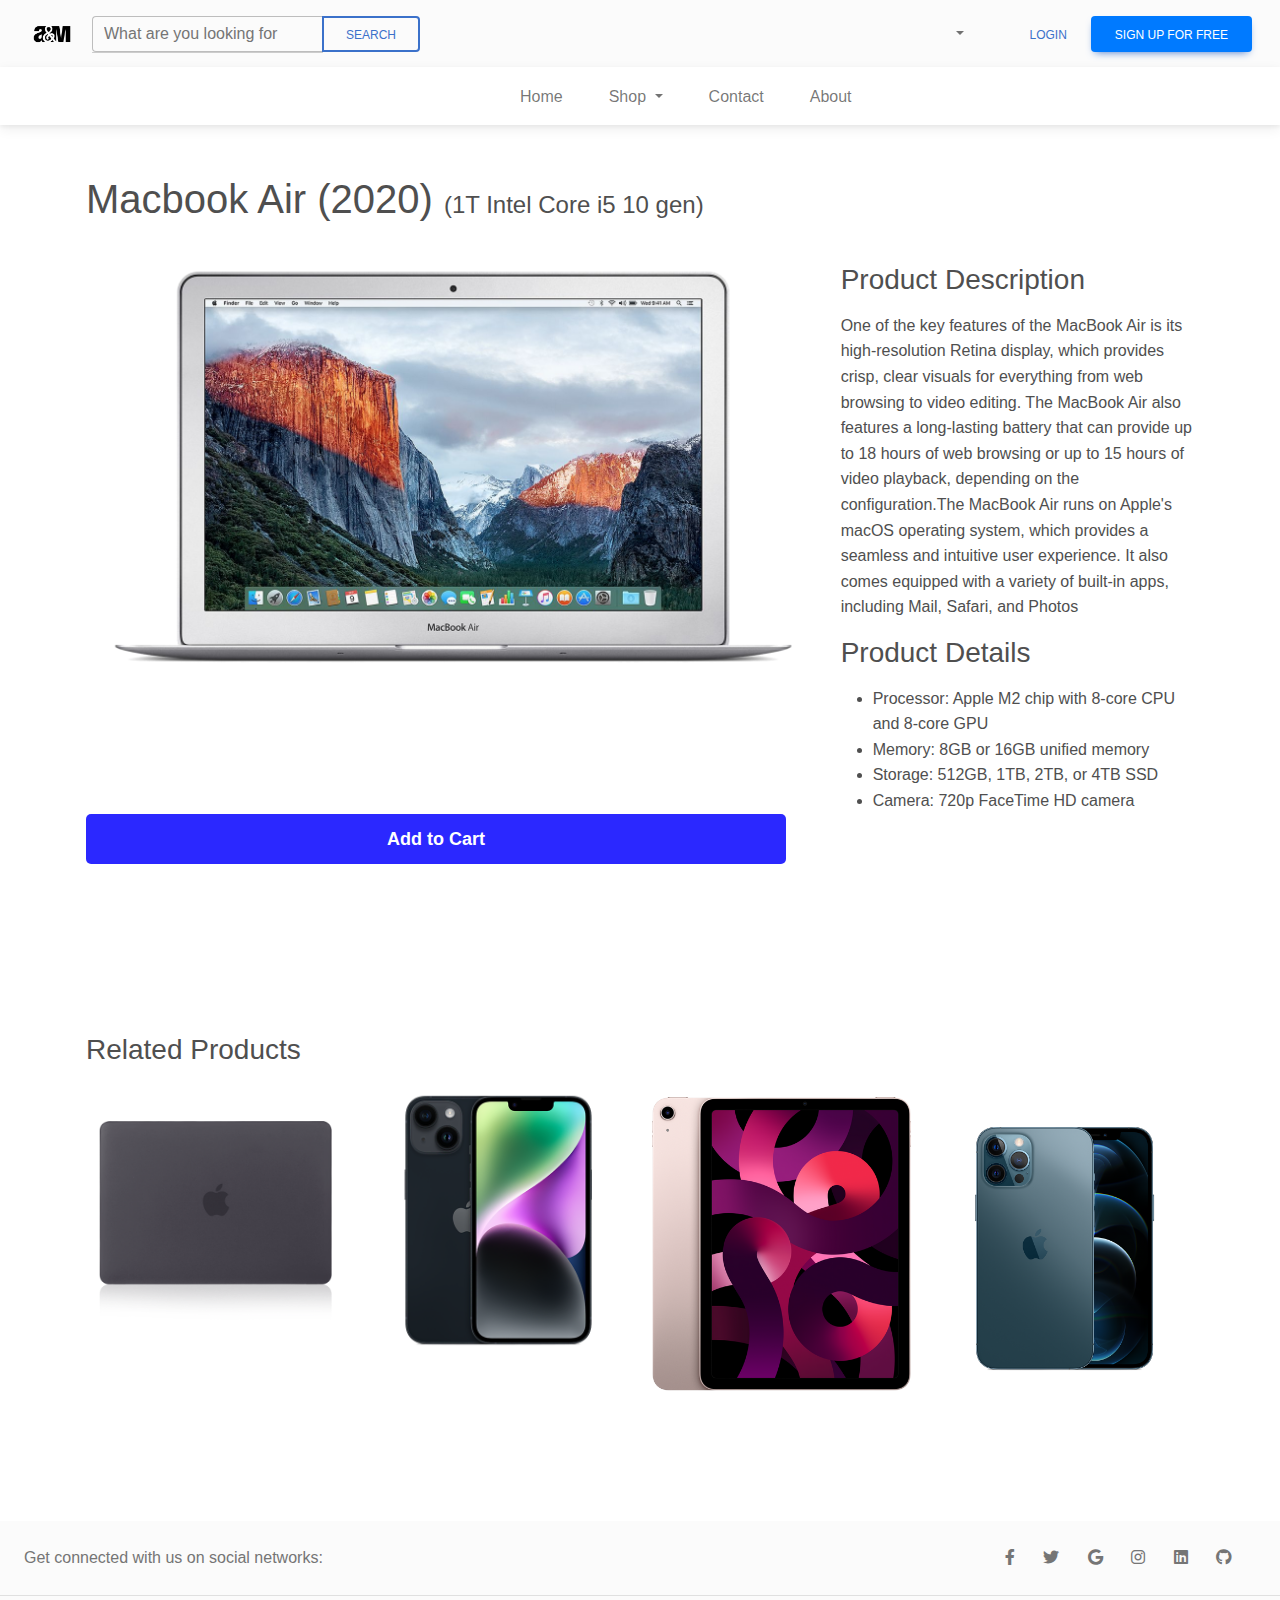
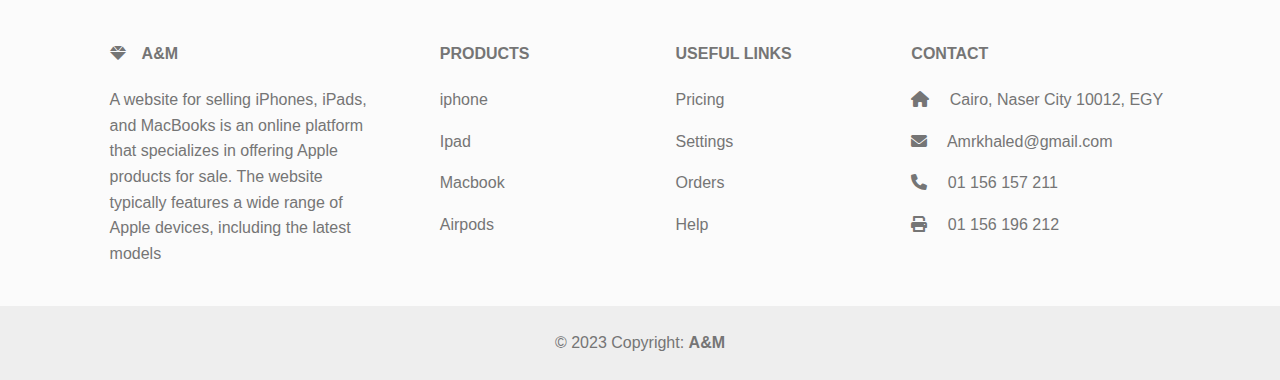
<file: Detailpg.html>
<!DOCTYPE html>
<html lang="en">
<head>
    <meta charset="UTF-8">
    <meta name="viewport" content="width=device-width, initial-scale=1.0">
    <title>Macbook (2020)</title>
    <!-- MDB icon -->
    <link rel="icon" href="compitition 2/a-m-logo-png-transparent ico.ico" type="image/x-icon" />
    <!-- Font Awesome -->
    <link
      rel="stylesheet"
      href="https://cdnjs.cloudflare.com/ajax/libs/font-awesome/6.0.0/css/all.min.css"
    />
    <!-- Google Fonts Roboto -->
    <link
      rel="stylesheet"
      href="https://fonts.googleapis.com/css2?family=Roboto:wght@300;400;500;700;900&display=swap"
    />
    <!-- MDB -->
    <link rel="stylesheet" href="css/mdb.min.css" />
    <link rel="stylesheet" href="style.css"> 

   
</head>
<body>
    <!-- start your project here-->


       <!-- <body onload="myFunction()" style="margin:0;">
  
       <div id="loader"></div>
      
       <div style="display:none;" id="myDiv" class="animate-bottom"> -->
      

       <nav class="navbar navbar-expand-lg navbar-light bg-light">
            <!-- Container wrapper -->
            <div class="container-fluid">
              <!-- Toggle button -->
              <button
                class="navbar-toggler"
                type="button"
                data-mdb-toggle="collapse"
                data-mdb-target="#navbarSupportedContent"
                aria-controls="navbarSupportedContent"
                aria-expanded="false"
                aria-label="Toggle navigation"
              >
                <i class="fas fa-bars"></i>
              </button>
          
              <!-- Collapsible wrapper -->
              <div class="collapse navbar-collapse" id="navbarSupportedContent">
                <!-- Navbar brand -->
                <a class="navbar-brand mt-2 mt-lg-0" href="index.html">
                  <img
                    src="compitition 2/a-m-logo-png-transparent.png"
                    height="40"
                    alt="MDB Logo"
                    loading="lazy"
                  />
                </a>
                <!-- Left links -->
                <div class="autocomplete">
                  <form  class=" d-flex input-group w-auto">
                    <div  class="form-outline">
      
                     <input 
                     id="search-input"
                     type="search"
                     class=" form-control"
                     placeholder="What are you looking for"
                     aria-label="Search"
                   />
                   <ul id="autocomplete-results"></ul>
      
                    </div>
                    <button
                    class="btn btn-outline-primary"
                    type="button"
                    data-mdb-ripple-color="dark"
                  >
                    Search
                  </button>
                  </form>
                
                </div>
                
               
               
                
                <!-- Left links -->
              </div>
              <!-- Collapsible wrapper -->
              <nav class="navbar1 navbar-expand-lg navbar-light bg-light">
                <div class="container-fluid">
                  <ul class="navbar-nav">
                    <!-- Icon dropdown -->
                    <li class="nav-item dropdown">
                      <a
                        class="nav-link dropdown-toggle"
                        href="#"
                        id="navbarDropdown"
                        role="button"
                        data-mdb-toggle="dropdown"
                        aria-expanded="false"
                      >
                        <i class="flag-united-kingdom flag m-0"></i>
                      </a>
                      <ul class="dropdown-menu" aria-labelledby="navbarDropdown">
                        <li>
                          <a class="dropdown-item" href="#"
                            ><i class="flag-united-kingdom flag"></i>English
                            <i class="fa fa-check text-success ms-2"></i
                          ></a>
                        </li>
                        <li><hr class="dropdown-divider" /></li>
                        <li>
                          <a class="dropdown-item" href="#"><i class="flag-poland flag"></i>Polski</a>
                        </li>
                        <li>
                          <a class="dropdown-item" href="#"><i class="flag-china flag"></i>中文</a>
                        </li>
                        <li>
                          <a class="dropdown-item" href="#"><i class="flag-japan flag"></i>日本語</a>
                        </li>
                        <li>
                          <a class="dropdown-item" href="#"><i class="flag-germany flag"></i>Deutsch</a>
                        </li>
                        <li>
                          <a class="dropdown-item" href="#"><i class="flag-france flag"></i>Français</a>
                        </li>
                        <li>
                          <a class="dropdown-item" href="#"><i class="flag-spain flag"></i>Español</a>
                        </li>
                        <li>
                          <a class="dropdown-item" href="#"><i class="flag-russia flag"></i>Русский</a>
                        </li>
                        <li>
                          <a class="dropdown-item" href="#"><i class="flag-portugal flag"></i>Português</a>
                        </li>
                      </ul>
                    </li>
                  </ul>
                </div>
              </nav>
              <!-- Right elements -->
              <div class="d-flex align-items-center">
                  <a href="Sign-in.html" class="btn btn-link px-3 me-2">
                      Login
                    </a>
                    <a href="Sign-Up.html" class="btn btn-primary me-3">
                      Sign up for free
                    </a>
                
              </div>
              <!-- Right elements -->
            </div>
            <!-- Container wrapper -->
       </nav>
       <!-- Navbar -->
            
       <header>
            <!-- Navbar -->
            <nav class="navbar navbar-expand-lg navbar-light bg-white">
              <div class="container-fluid">
                <button
                  class="navbar-toggler"
                  type="button"
                  data-mdb-toggle="collapse"
                  data-mdb-target="#navbarExample01"
                  aria-controls="navbarExample01"
                  aria-expanded="false"
                  aria-label="Toggle navigation"
                >
                  <i class="fas fa-bars"></i>
                </button>
                <div class=" collapse navbar-collapse" id="navbarExample01">
                  <ul class="nav1 navbar-nav me-auto mb-2 mb-lg-0">
                    <li class="nav-item active">
                      <a class="nav-link" aria-current="page" href="index.html">Home</a>
                    </li>
                    <div class=" sho container-fluid">
                      <ul class="navbar-nav">
                        <!-- Dropdown -->
                        <li class="nav-item dropdown">
                          <a
                            class="nav-link dropdown-toggle"
                            href="#"
                            id="navbarDropdownMenuLink"
                            role="button"
                            data-mdb-toggle="dropdown"
                            aria-expanded="false"
                          >
                            Shop
                          </a>
                          <ul class="dropdown-menu" aria-labelledby="navbarDropdownMenuLink">
                            <li>
                              <a class="dropdown-item" href="iphone.html">Iphone</a>
                            </li>
                            <li>
                              <a class="dropdown-item" href="ipad.html">Ipad</a>
                            </li>
                            <li>
                              <a class="dropdown-item" href="macbook.html">Macbooks</a>
                            </li>
                          </ul>
                        </li>
                      </ul>
                    </div>
                    <li class="nav-item">
                      <a class="nav-link" href="Contact.html">Contact</a>
                    </li>
                    <li class="nav-item">
                      <a class="nav-link" href="about.html">About</a>
                    </li>
                  </ul>
                </div>
              </div>
            </nav>
            <!-- Navbar -->
      
       </header>



       <!-- Page Content -->
       <div class="container">

    <!-- Portfolio Item Heading -->
    <h1 class="ll my-4">Macbook Air (2020)
      <small style="font-size: 60%;">(1T Intel Core i5 10 gen)</small>
    </h1>
  
    <!-- Portfolio Item Row -->
    <div class="row">
  
      <div class="col-md-8">
        <img class="img-fluid" src="compitition 2/macbook/1.png" alt="">
      </div>
  
      <div class="col-md-4">
        <h3 class="my-3">Product Description</h3>
        <p>One of the key features of the MacBook Air is its high-resolution Retina display, which provides crisp, clear visuals for everything from web browsing to video editing. The MacBook Air also features a long-lasting battery that can provide up to 18 hours of web browsing or up to 15 hours of video playback, depending on the configuration.The MacBook Air runs on Apple's macOS operating system, which provides a seamless and intuitive user experience. It also comes equipped with a variety of built-in apps, including Mail, Safari, and Photos</p>
        <h3 class="my-3">Product Details</h3>
        <ul>
          <li>Processor: Apple M2 chip with 8-core CPU and 8-core GPU</li>
          <li>Memory: 8GB or 16GB unified memory</li>
          <li>Storage: 512GB, 1TB, 2TB, or 4TB SSD</li>
          <li>Camera: 720p FaceTime HD camera</li>
        </ul>
      </div>
  
    </div>
    <!-- /.row -->
    <a href="Cart.html"><button class="col-md-8   add-to-cart-button">Add to Cart</button></a>
    
    <!-- Related Projects Row -->
    <h3 class="my-4">Related Products</h3>
  
    <div class="row">
  
      <div class="col-md-3 col-sm-6 mb-4">
        <a href="#">
              <img class="img-fluid" src="compitition 2/macbook/4.png" alt="">
            </a>
      </div>
  
      <div class="col-md-3 col-sm-6 mb-4">
        <a href="#">
              <img class="img-fluid" src="compitition 2/iphone/iphone-14-1.png" alt="">
            </a>
      </div>
  
      <div class="col-md-3 col-sm-6 mb-4">
        <a href="#">
              <img class="img-fluid" src="compitition 2/ipad/1.png" alt="">
            </a>
      </div>
  
      <div class="col-md-3 col-sm-6 mb-4">
        <a href="#">
              <img class="img-fluid" src="compitition 2/iphone/iPhone-12pro-2.png" alt="">
            </a>
      </div>
  
    </div>
    <!-- /.row -->
  
       </div>
        <!-- /.container -->

        
        <footer class="text-center text-lg-start bg-light text-muted">
          <!-- Section: Social media -->
          <section class="d-flex justify-content-center justify-content-lg-between p-4 border-bottom">
            <!-- Left -->
            <div class="me-5 d-none d-lg-block">
              <span>Get connected with us on social networks:</span>
            </div>
            <!-- Left -->
        
            <!-- Right -->
            <div>
              <a href="" class="me-4 text-reset">
                <i class="fab fa-facebook-f"></i>
              </a>
              <a href="" class="me-4 text-reset">
                <i class="fab fa-twitter"></i>
              </a>
              <a href="" class="me-4 text-reset">
                <i class="fab fa-google"></i>
              </a>
              <a href="" class="me-4 text-reset">
                <i class="fab fa-instagram"></i>
              </a>
              <a href="" class="me-4 text-reset">
                <i class="fab fa-linkedin"></i>
              </a>
              <a href="" class="me-4 text-reset">
                <i class="fab fa-github"></i>
              </a>
            </div>
            <!-- Right -->
          </section>
          <!-- Section: Social media -->
        
          <!-- Section: Links  -->
          <section class="">
            <div class="container text-center text-md-start mt-5">
              <!-- Grid row -->
              <div class="row mt-3">
                <!-- Grid column -->
                <div class="col-md-3 col-lg-4 col-xl-3 mx-auto mb-4">
                  <!-- Content -->
                  <h6 class="text-uppercase fw-bold mb-4">
                    <i class="fas fa-gem me-3"></i>A&M
                  </h6>
                  <p>
                    A website for selling iPhones, iPads, and MacBooks is an online platform that specializes in offering Apple products for sale.
                    The website typically features a wide range of Apple devices, including the latest models 
                  </p>
                </div>
                <!-- Grid column -->
        
                <!-- Grid column -->
                <div class="col-md-2 col-lg-2 col-xl-2 mx-auto mb-4">
                  <!-- Links -->
                  <h6 class="text-uppercase fw-bold mb-4">
                    Products
                  </h6>
                  <p>
                    <a href="iphone.html" class="text-reset">iphone</a>
                  </p>
                  <p>
                    <a href="ipad.html" class="text-reset">Ipad</a>
                  </p>
                  <p>
                    <a href="macbook.html" class="text-reset">Macbook</a>
                  </p>
                  <p>
                    <a href="#!" class="text-reset">Airpods</a>
                  </p>
                </div>
                <!-- Grid column -->
        
                <!-- Grid column -->
                <div class="col-md-3 col-lg-2 col-xl-2 mx-auto mb-4">
                  <!-- Links -->
                  <h6 class="text-uppercase fw-bold mb-4">
                    Useful links
                  </h6>
                  <p>
                    <a href="#!" class="text-reset">Pricing</a>
                  </p>
                  <p>
                    <a href="#!" class="text-reset">Settings</a>
                  </p>
                  <p>
                    <a href="#!" class="text-reset">Orders</a>
                  </p>
                  <p>
                    <a href="#!" class="text-reset">Help</a>
                  </p>
                </div>
                <!-- Grid column -->
        
                <!-- Grid column -->
                <div class="col-md-4 col-lg-3 col-xl-3 mx-auto mb-md-0 mb-4">
                  <!-- Links -->
                  <h6 class="text-uppercase fw-bold mb-4">Contact</h6>
                  <p><i class="fas fa-home me-3"></i> Cairo, Naser City 10012, EGY</p>
                  <p>
                    <i class="fas fa-envelope me-3"></i>
                    Amrkhaled@gmail.com
                  </p>
                  <p><i class="fas fa-phone me-3"></i>  01 156 157 211</p>
                  <p><i class="fas fa-print me-3"></i> 01 156 196 212</p>
                </div>
                <!-- Grid column -->
              </div>
              <!-- Grid row -->
            </div>
          </section>
          <!-- Section: Links  -->
        
          <!-- Copyright -->
          <div class="text-center p-4" style="background-color: rgba(0, 0, 0, 0.05);">
            © 2023 Copyright:
            <a class="text-reset fw-bold" href="index.html">A&M</a>
          </div>
          <!-- Copyright -->
        </footer>

       <script src="main.js"></script>
        <!-- End your project here-->
    
       <!-- MDB -->
       <script type="text/javascript" src="js/mdb.min.js"></script>
       <!-- Custom scripts -->
       <script type="text/javascript"></script>
    </body>
    </html>
</file>
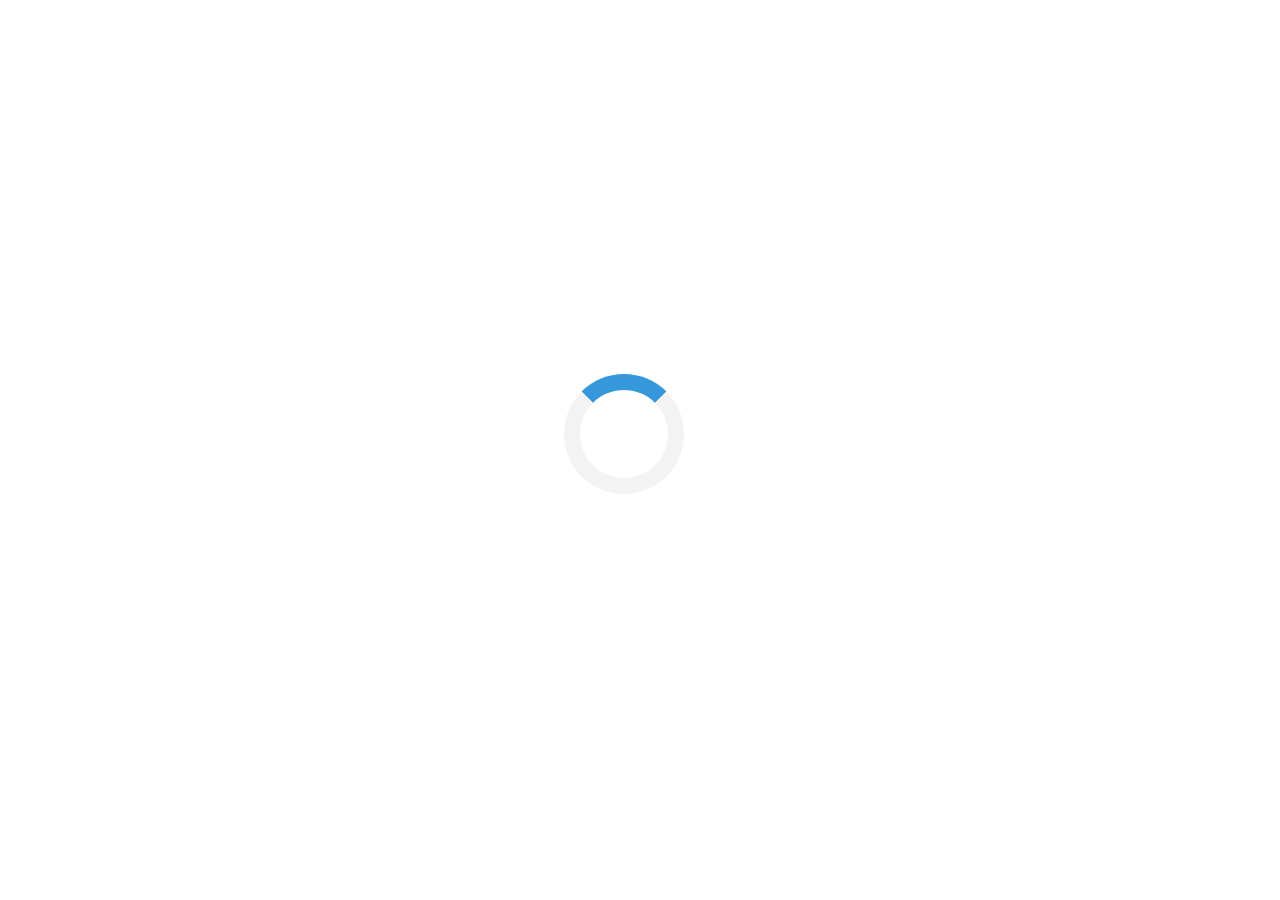
<file: Home.html>
<!DOCTYPE html>
<html lang="en">
  <head>
    <meta charset="UTF-8" />
    <meta name="viewport" content="width=device-width, initial-scale=1, shrink-to-fit=no" />
    <meta http-equiv="x-ua-compatible" content="ie=edge" />
    <title>Home</title>
    <!-- MDB icon -->
    <link rel="icon" href="compitition 2/a-m-logo-png-transparent ico.ico" type="image/x-icon" />
    <!-- Font Awesome -->
    <link
      rel="stylesheet"
      href="https://cdnjs.cloudflare.com/ajax/libs/font-awesome/6.0.0/css/all.min.css"
    />
    <!-- Google Fonts Roboto -->
    <link
      rel="stylesheet"
      href="https://fonts.googleapis.com/css2?family=Roboto:wght@300;400;500;700;900&display=swap"
    />
    <!-- MDB -->
    <link rel="stylesheet" href="css/mdb.min.css" />
    <link rel="stylesheet" href="style.css">
  </head>
  <body>
    
    <!-- Start your project here-->
    <body onload="myFunction()" style="margin:0;">
  
      <div id="loader"></div>
      
      <div style="display:none;" id="myDiv" class="animate-bottom">
      <!-- Navbar -->
     <nav class="navbar navbar-expand-lg navbar-light bg-light">
      <!-- Container wrapper -->
      <div class="container-fluid">
        <!-- Toggle button -->
        <button
          class="navbar-toggler"
          type="button"
          data-mdb-toggle="collapse"
          data-mdb-target="#navbarSupportedContent"
          aria-controls="navbarSupportedContent"
          aria-expanded="false"
          aria-label="Toggle navigation"
        >
          <i class="fas fa-bars"></i>
        </button>
    
        <!-- Collapsible wrapper -->
        <div class="collapse navbar-collapse" id="navbarSupportedContent">
          <!-- Navbar brand -->
          <a class="navbar-brand mt-2 mt-lg-0" href="Home.html">
            <img
              src="compitition 2/a-m-logo-png-transparent.png"
              height="40"
              alt="MDB Logo"
              loading="lazy"
            />
          </a>
          <!-- Left links -->
          <div class="autocomplete">
            <form  class=" d-flex input-group w-auto">
              <div  class="form-outline">

               <input 
               id="search-input"
               type="search"
               class=" form-control"
               placeholder="What are you looking for"
               aria-label="Search"
             />
             <ul id="autocomplete-results"></ul>

              </div>
              <button
              class="btn btn-outline-primary"
              type="button"
              data-mdb-ripple-color="dark"
            >
              Search
            </button>
            </form>
          
          </div>
          
        
         
          
          
         
         
          
          <!-- Left links -->
        </div>
        <!-- Collapsible wrapper -->
        <nav class="navbar1 navbar-expand-lg navbar-light bg-light">
          <div class="container-fluid">
            <ul class="navbar-nav">
              <!-- Icon dropdown -->
              <li class="nav-item dropdown">
                <a
                  class="nav-link dropdown-toggle"
                  href="#"
                  id="navbarDropdown"
                  role="button"
                  data-mdb-toggle="dropdown"
                  aria-expanded="false"
                >
                  <i class="flag-united-kingdom flag m-0"></i>
                </a>
                <ul class="dropdown-menu" aria-labelledby="navbarDropdown">
                  <li>
                    <a class="dropdown-item" href="#"
                      ><i class="flag-united-kingdom flag"></i>English
                      <i class="fa fa-check text-success ms-2"></i
                    ></a>
                  </li>
                  <li><hr class="dropdown-divider" /></li>
                  <li>
                    <a class="dropdown-item" href="#"><i class="flag-poland flag"></i>Polski</a>
                  </li>
                  <li>
                    <a class="dropdown-item" href="#"><i class="flag-china flag"></i>中文</a>
                  </li>
                  <li>
                    <a class="dropdown-item" href="#"><i class="flag-japan flag"></i>日本語</a>
                  </li>
                  <li>
                    <a class="dropdown-item" href="#"><i class="flag-germany flag"></i>Deutsch</a>
                  </li>
                  <li>
                    <a class="dropdown-item" href="#"><i class="flag-france flag"></i>Français</a>
                  </li>
                  <li>
                    <a class="dropdown-item" href="#"><i class="flag-spain flag"></i>Español</a>
                  </li>
                  <li>
                    <a class="dropdown-item" href="#"><i class="flag-russia flag"></i>Русский</a>
                  </li>
                  <li>
                    <a class="dropdown-item" href="#"><i class="flag-portugal flag"></i>Português</a>
                  </li>
                </ul>
              </li>
            </ul>
          </div>
        </nav>
        <!-- Right elements -->
        <div class="d-flex align-items-center">
          <a href="Sign-in.html" class="btn btn-link px-3 me-2">
            Login
          </a>
          <a href="Sign-Up.html" class="btn btn-primary me-3">
            Sign up for free
          </a>
          
        </div>
        <!-- Right elements -->
      </div>
      <!-- Container wrapper -->
     </nav>
     <!-- Navbar -->
     <header>
      <!-- Navbar -->
      <nav class="navbar navbar-expand-lg navbar-light bg-white">
        <div class="container-fluid">
          <button
            class="navbar-toggler"
            type="button"
            data-mdb-toggle="collapse"
            data-mdb-target="#navbarExample01"
            aria-controls="navbarExample01"
            aria-expanded="false"
            aria-label="Toggle navigation"
          >
            <i class="fas fa-bars"></i>
          </button>
          <div class=" collapse navbar-collapse" id="navbarExample01">
            <ul class="nav1 navbar-nav me-auto mb-2 mb-lg-0">
              <li class="nav-item active">
                <a class="nav-link" aria-current="page" href="Home.html">Home</a>
              </li>
              <div class=" sho container-fluid">
                <ul class="navbar-nav">
                  <!-- Dropdown -->
                  <li class="nav-item dropdown">
                    <a
                      class="nav-link dropdown-toggle"
                      href="#"
                      id="navbarDropdownMenuLink"
                      role="button"
                      data-mdb-toggle="dropdown"
                      aria-expanded="false"
                    >
                      Shop
                    </a>
                    <ul class="dropdown-menu" aria-labelledby="navbarDropdownMenuLink">
                      <li>
                        <a class="dropdown-item" href="iphone.html">Iphone</a>
                      </li>
                      <li>
                        <a class="dropdown-item" href="ipad.html">Ipad</a>
                      </li>
                      <li>
                        <a class="dropdown-item" href="macbook.html">Macbooks</a>
                      </li>
                    </ul>
                  </li>
                </ul>
              </div>
              <li class="nav-item">
                <a class="nav-link" href="Contact.html">Contact</a>
              </li>
              <li class="nav-item">
                <a class="nav-link" href="about.html">About</a>
              </li>
            </ul>
          </div>
        </div>
      </nav>
      <!-- Navbar -->
    
      <!-- Background image -->
      <div
        class=" ph1 p-5 text-center bg-image"
        style="
          background-image: url('How-to-Choose-a-Laptop-Gear-GettyImages-1235728903.webp');
          height: 400px;
        "
      >
        <div class="mask" style="background-color: rgba(0, 0, 0, 0.6);">
          <div class="d-flex justify-content-center align-items-center h-100">
            <div class="text-white">
              <h1 class="mb-3">Macbooks</h1>
              <h4 class="mb-3">Offers up to 30%</h4>
              <a class="btn btn-outline-light btn-lg" href="macbook.html" role="button"
              >GET NOW</a
              >
            </div>
          </div>
        </div>
      </div>
      <!-- Background image -->
     </header>
       
     <div class="ecommerce-blocks">
      <div class="block">
        <a href="iphone.html" class="product-link">
          <img src="compitition 2/iphone 11pro.png" alt="Product 1" class="product-image">
          <div class="product-info">
            <h3 class="product-title">Iphone</h3>
          </div>
        </a>
      </div>
      
      <div class="block">
        <a href="ipad.html" class="product-link">
          <img  src="compitition 2/apple-ipad-air-10-3-64gb-wi-fi-blue_.avif" alt="Product 2" class="product-imageipad">
          <div class="product-info">
            <h3 class="product-title">Ipad</h3>
          </div>
        </a>
      </div>
      
      <div class="block">
        <a href="macbook.html" class="product-link">
          <img src="compitition 2/il_fullxfull.4091202157_e5hj.avif" alt="Product 3" class="product-imagemac">
          <div class="product-info">
            <h3 class="product-title">Macbook</h3>
          </div>
        </a>
      </div>
     </div>   
     <!-- Footer -->
     <footer class="text-center text-lg-start bg-light text-muted">
  <!-- Section: Social media -->
  <section class="d-flex justify-content-center justify-content-lg-between p-4 border-bottom">
    <!-- Left -->
    <div class="me-5 d-none d-lg-block">
      <span>Get connected with us on social networks:</span>
    </div>
    <!-- Left -->

    <!-- Right -->
    <div>
      <a href="" class="me-4 text-reset">
        <i class="fab fa-facebook-f"></i>
      </a>
      <a href="" class="me-4 text-reset">
        <i class="fab fa-twitter"></i>
      </a>
      <a href="" class="me-4 text-reset">
        <i class="fab fa-google"></i>
      </a>
      <a href="" class="me-4 text-reset">
        <i class="fab fa-instagram"></i>
      </a>
      <a href="" class="me-4 text-reset">
        <i class="fab fa-linkedin"></i>
      </a>
      <a href="" class="me-4 text-reset">
        <i class="fab fa-github"></i>
      </a>
    </div>
    <!-- Right -->
  </section>
  <!-- Section: Social media -->

  <!-- Section: Links  -->
  <section class="">
    <div class="container text-center text-md-start mt-5">
      <!-- Grid row -->
      <div class="row mt-3">
        <!-- Grid column -->
        <div class="col-md-3 col-lg-4 col-xl-3 mx-auto mb-4">
          <!-- Content -->
          <h6 class="text-uppercase fw-bold mb-4">
            <i class="fas fa-gem me-3"></i>A&M
          </h6>
          <p>
            A website for selling iPhones, iPads, and MacBooks is an online platform that specializes in offering Apple products for sale.
            The website typically features a wide range of Apple devices, including the latest models 
          </p>
        </div>
        <!-- Grid column -->

        <!-- Grid column -->
        <div class="col-md-2 col-lg-2 col-xl-2 mx-auto mb-4">
          <!-- Links -->
          <h6 class="text-uppercase fw-bold mb-4">
            Products
          </h6>
          <p>
            <a href="iphone.html" class="text-reset">iphone</a>
          </p>
          <p>
            <a href="ipad.html" class="text-reset">Ipad</a>
          </p>
          <p>
            <a href="macbook.html" class="text-reset">Macbook</a>
          </p>
          <p>
            <a href="#!" class="text-reset">Airpods</a>
          </p>
        </div>
        <!-- Grid column -->

        <!-- Grid column -->
        <div class="col-md-3 col-lg-2 col-xl-2 mx-auto mb-4">
          <!-- Links -->
          <h6 class="text-uppercase fw-bold mb-4">
            Useful links
          </h6>
          <p>
            <a href="#!" class="text-reset">Pricing</a>
          </p>
          <p>
            <a href="#!" class="text-reset">Settings</a>
          </p>
          <p>
            <a href="#!" class="text-reset">Orders</a>
          </p>
          <p>
            <a href="#!" class="text-reset">Help</a>
          </p>
        </div>
        <!-- Grid column -->

        <!-- Grid column -->
        <div class="col-md-4 col-lg-3 col-xl-3 mx-auto mb-md-0 mb-4">
          <!-- Links -->
          <h6 class="text-uppercase fw-bold mb-4">Contact</h6>
          <p><i class="fas fa-home me-3"></i> Cairo, Naser City 10012, EGY</p>
          <p>
            <i class="fas fa-envelope me-3"></i>
            Amrkhaled@gmail.com
          </p>
          <p><i class="fas fa-phone me-3"></i>  01 156 157 211</p>
          <p><i class="fas fa-print me-3"></i> 01 156 196 212</p>
        </div>
        <!-- Grid column -->
      </div>
      <!-- Grid row -->
    </div>
  </section>
  <!-- Section: Links  -->

  <!-- Copyright -->
  <div class="text-center p-4" style="background-color: rgba(0, 0, 0, 0.05);">
    © 2023 Copyright:
    <a class="text-reset fw-bold" href="Home.html">A&M</a>
  </div>
  <!-- Copyright -->
     </footer>
     <!-- Footer -->
      
     <script src="main.js"></script>
     <!-- End your project here-->

     <!-- MDB -->
     <script type="text/javascript" src="js/mdb.min.js"></script>
     <!-- Custom scripts -->
     <script type="text/javascript"></script>
   </body>
</html>
</file>
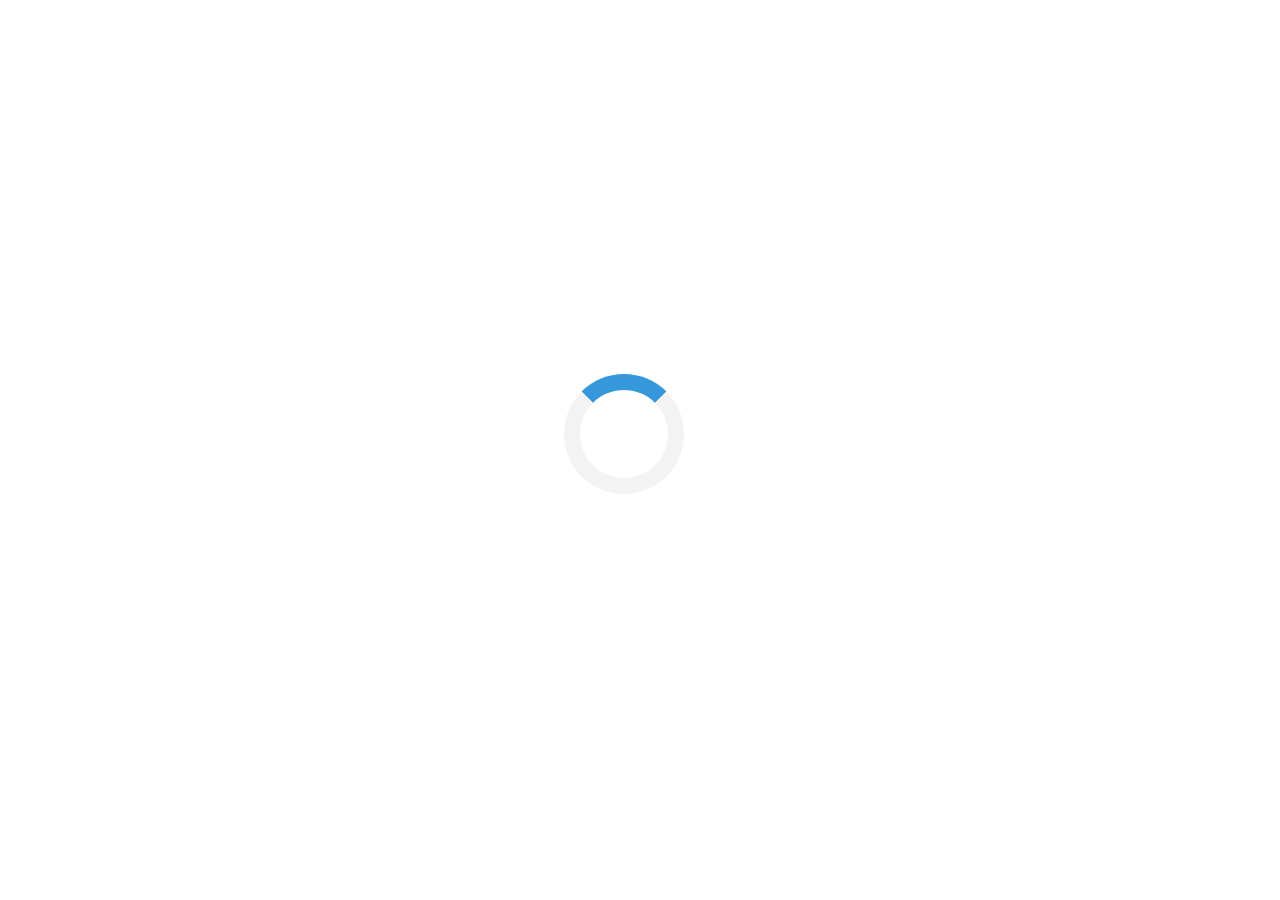
<file: iphone.html>
<!DOCTYPE html>
<html lang="en">
<head>
    <meta charset="UTF-8">
    <meta name="viewport" content="width=device-width, initial-scale=1.0">
    <title>Iphone</title>
    <!-- MDB icon -->
    <link rel="icon" href="compitition 2/a-m-logo-png-transparent ico.ico" type="image/x-icon" />
    <!-- Font Awesome -->
    <link
      rel="stylesheet"
      href="https://cdnjs.cloudflare.com/ajax/libs/font-awesome/6.0.0/css/all.min.css"
    />
    <!-- Google Fonts Roboto -->
    <link
      rel="stylesheet"
      href="https://fonts.googleapis.com/css2?family=Roboto:wght@300;400;500;700;900&display=swap"
    />
    <!-- MDB -->
    <link rel="stylesheet" href="css/mdb.min.css" />
    <link rel="stylesheet" href="style.css"> 
</head>
<body>
       <!-- start your project here-->

       <body onload="myFunction()" style="margin:0;">
  
       <div id="loader"></div>
      
       <div style="display:none;" id="myDiv" class="animate-bottom">
      


        <nav class="navbar navbar-expand-lg navbar-light bg-light">
            <!-- Container wrapper -->
            <div class="container-fluid">
              <!-- Toggle button -->
              <button
                class="navbar-toggler"
                type="button"
                data-mdb-toggle="collapse"
                data-mdb-target="#navbarSupportedContent"
                aria-controls="navbarSupportedContent"
                aria-expanded="false"
                aria-label="Toggle navigation"
              >
                <i class="fas fa-bars"></i>
              </button>
          
              <!-- Collapsible wrapper -->
              <div class="collapse navbar-collapse" id="navbarSupportedContent">
                <!-- Navbar brand -->
                <a class="navbar-brand mt-2 mt-lg-0" href="index.html">
                  <img
                    src="compitition 2/a-m-logo-png-transparent.png"
                    height="40"
                    alt="MDB Logo"
                    loading="lazy"
                  />
                </a>
                <!-- Left links -->
                <div class="autocomplete">
                  <form  class=" d-flex input-group w-auto">
                    <div  class="form-outline">
      
                     <input 
                     id="search-input"
                     type="search"
                     class=" form-control"
                     placeholder="What are you looking for"
                     aria-label="Search"
                   />
                   <ul id="autocomplete-results"></ul>
      
                    </div>
                    <button
                    class="btn btn-outline-primary"
                    type="button"
                    data-mdb-ripple-color="dark"
                  >
                    Search
                  </button>
                  </form>
                
                </div>
               
               
                
                <!-- Left links -->
              </div>
              <!-- Collapsible wrapper -->
              <nav class="navbar1 navbar-expand-lg navbar-light bg-light">
                <div class="container-fluid">
                  <ul class="navbar-nav">
                    <!-- Icon dropdown -->
                    <li class="nav-item dropdown">
                      <a
                        class="nav-link dropdown-toggle"
                        href="#"
                        id="navbarDropdown"
                        role="button"
                        data-mdb-toggle="dropdown"
                        aria-expanded="false"
                      >
                        <i class="flag-united-kingdom flag m-0"></i>
                      </a>
                      <ul class="dropdown-menu" aria-labelledby="navbarDropdown">
                        <li>
                          <a class="dropdown-item" href="#"
                            ><i class="flag-united-kingdom flag"></i>English
                            <i class="fa fa-check text-success ms-2"></i
                          ></a>
                        </li>
                        <li><hr class="dropdown-divider" /></li>
                        <li>
                          <a class="dropdown-item" href="#"><i class="flag-poland flag"></i>Polski</a>
                        </li>
                        <li>
                          <a class="dropdown-item" href="#"><i class="flag-china flag"></i>中文</a>
                        </li>
                        <li>
                          <a class="dropdown-item" href="#"><i class="flag-japan flag"></i>日本語</a>
                        </li>
                        <li>
                          <a class="dropdown-item" href="#"><i class="flag-germany flag"></i>Deutsch</a>
                        </li>
                        <li>
                          <a class="dropdown-item" href="#"><i class="flag-france flag"></i>Français</a>
                        </li>
                        <li>
                          <a class="dropdown-item" href="#"><i class="flag-spain flag"></i>Español</a>
                        </li>
                        <li>
                          <a class="dropdown-item" href="#"><i class="flag-russia flag"></i>Русский</a>
                        </li>
                        <li>
                          <a class="dropdown-item" href="#"><i class="flag-portugal flag"></i>Português</a>
                        </li>
                      </ul>
                    </li>
                  </ul>
                </div>
              </nav>
              <!-- Right elements -->
              <div class="d-flex align-items-center">
                  <a href="Sign-in.html" class="btn btn-link px-3 me-2">
                      Login
                    </a>
                    <a href="Sign-Up.html" class="btn btn-primary me-3">
                      Sign up for free
                    </a>
                
              </div>
              <!-- Right elements -->
            </div>
            <!-- Container wrapper -->
          </nav>
          <!-- Navbar -->
            
         <header>
            <!-- Navbar -->
            <nav class="navbar navbar-expand-lg navbar-light bg-white">
              <div class="container-fluid">
                <button
                  class="navbar-toggler"
                  type="button"
                  data-mdb-toggle="collapse"
                  data-mdb-target="#navbarExample01"
                  aria-controls="navbarExample01"
                  aria-expanded="false"
                  aria-label="Toggle navigation"
                >
                  <i class="fas fa-bars"></i>
                </button>
                <div class=" collapse navbar-collapse" id="navbarExample01">
                  <ul class="nav1 navbar-nav me-auto mb-2 mb-lg-0">
                    <li class="nav-item active">
                      <a class="nav-link" aria-current="page" href="index.html">Home</a>
                    </li>
                    <div class=" sho container-fluid">
                      <ul class="navbar-nav">
                        <!-- Dropdown -->
                        <li class="nav-item dropdown">
                          <a
                            class="nav-link dropdown-toggle"
                            href="#"
                            id="navbarDropdownMenuLink"
                            role="button"
                            data-mdb-toggle="dropdown"
                            aria-expanded="false"
                          >
                            Shop
                          </a>
                          <ul class="dropdown-menu" aria-labelledby="navbarDropdownMenuLink">
                            <li>
                              <a class="dropdown-item" href="iphone.html">Iphone</a>
                            </li>
                            <li>
                              <a class="dropdown-item" href="ipad.html">Ipad</a>
                            </li>
                            <li>
                              <a class="dropdown-item" href="macbook.html">Macbooks</a>
                            </li>
                          </ul>
                        </li>
                      </ul>
                    </div>
                    <li class="nav-item">
                      <a class="nav-link" href="Contact.html">Contact</a>
                    </li>
                    <li class="nav-item">
                      <a class="nav-link" href="about.html">About</a>
                    </li>
                  </ul>
                </div>
              </div>
            </nav>
            <!-- Navbar -->
      
         </header>

        <div class="container">
    
        <div class="row">
            
            <div class="col-md-4 col-sm-6">
                <div class="product-grid2">
                    <div class="product-image2">
                        <a href="Detailpg.html">
    
                            <img class="pic-1" style="overflow: hidden;" src="compitition 2/iphone/pngimg.com - iphone_11_PNG38.png">
                            <img class="pic-2" src="compitition 2/iphone/iphone11-2.png">
                        </a>
                        <ul class="social">
                            <li><a href="Detailpg.html" data-tip="Quick View"><i class="fa fa-eye"></i></a></li>
                            
                            <li><a href="Cart.html" data-tip="Add to Cart"><i class="fa fa-shopping-cart"></i></a></li>
                        </ul>
                        
                    </div>
                    <div class="product-content">
                        <h3 class="title"><a href="Detailpg.html">Iphone 11</a></h3>
                        <span class="price">500 $</span>
                    </div>
                </div>
            </div>
            <div class="col-md-4 col-sm-6">
                <div class="product-grid2">
                  <div class="product-image2">
                      <a href="Detailpg.html">
                          <img class="pic-1" src="compitition 2/iphone/iphone12-1.png">
                          <img class="pic-2" src="compitition 2/iphone/iphone12-2.png">
                      </a>
                      <ul class="social">
                          <li><a href="Detailpg.html" data-tip="Quick View"><i class="fa fa-eye"></i></a></li>
                          
                          <li><a href="Cart.html" data-tip="Add to Cart"><i class="fa fa-shopping-cart"></i></a></li>
                      </ul>
                     
                    </div>
                    <div class="product-content">
                        <h3 class="title"><a href="Detailpg.html">Iphone 12</a></h3>
                        <span class="price">650 $</span>
                    </div>
                </div>
            </div>
            <div class="col-md-4 col-sm-6">
                <div class="product-grid2">
                  <div class="product-image2">
                      <a href="Detailpg.html">
                          <img class="pic-1" src="compitition 2/iphone/iphone-14-1.png">
                          <img class="pic-2" src="compitition 2/iphone/iphone-14-2.png">
                      </a>
                      <ul class="social">
                          <li><a href="Detailpg.html" data-tip="Quick View"><i class="fa fa-eye"></i></a></li>
                          
                          <li><a href="Cart.html" data-tip="Add to Cart"><i class="fa fa-shopping-cart"></i></a></li>
                      </ul>
                     
                    </div>
                    <div class="product-content">
                        <h3 class="title"><a href="Detailpg.html">Iphone 14</a></h3>
                        <span class="price">800 $</span>
                    </div>
                </div>
            </div>
    
    
            
            
                </div>
        </div>
      
         <div class="container">
    
        <div class="row">
            
            <div class="col-md-4 col-sm-6">
                <div class="product-grid2">
                    <div class="product-image2">
                        <a href="Detailpg.html">
    
                            <img class="pic-1" src="compitition 2/iphone/pngimg.com - iphone_11_PNG13.png">
                            <img class="pic-2" src="compitition 2/iphone/iphone 11pro-2.png">
                        </a>
                        <ul class="social">
                            <li><a href="Detailpg.html" data-tip="Quick View"><i class="fa fa-eye"></i></a></li>
                            
                            <li><a href="Cart.html" data-tip="Add to Cart"><i class="fa fa-shopping-cart"></i></a></li>
                        </ul>
                        
                    </div>
                    <div class="product-content">
                        <h3 class="title"><a href="Detailpg.html">Iphone 11 pro</a></h3>
                        <span class="price">700 $</span>
                    </div>
                </div>
            </div>
            <div class="col-md-4 col-sm-6">
                <div class="product-grid2">
                  <div class="product-image2">
                      <a href="Detailpg.html">
                          <img class="pic-1" src="compitition 2/iphone/pngimg.com - iphone_12_PNG36.png">
                          <img class="pic-2" src="compitition 2/iphone/iPhone-12pro-1.png">
                      </a>
                      <ul class="social">
                          <li><a href="Detailpg.html" data-tip="Quick View"><i class="fa fa-eye"></i></a></li>
                          
                          <li><a href="Cart.html" data-tip="Add to Cart"><i class="fa fa-shopping-cart"></i></a></li>
                      </ul>
                     
                    </div>
                    <div class="product-content">
                        <h3 class="title"><a href="Detailpg.html">Iphone 12 pro</a></h3>
                        <span class="price">900 $</span>
                    </div>
                </div>
            </div>
            <div class="col-md-4 col-sm-6">
                <div class="product-grid2">
                  <div class="product-image2">
                      <a href="#">
                          <img class="pic-1" src="compitition 2/iphone/iphone13pro-1.png">
                          <img class="pic-2" src="compitition 2/iphone/iphone13pro-2.png">
                      </a>
                      <ul class="social">
                          <li><a href="Detailpg.html" data-tip="Quick View"><i class="fa fa-eye"></i></a></li>
                          
                          <li><a href="Cart.html" data-tip="Add to Cart"><i class="fa fa-shopping-cart"></i></a></li>
                      </ul>
                     
                    </div>
                    <div class="product-content">
                        <h3 class="title"><a href="Detailpg.html">Iphone 13 pro</a></h3>
                        <span class="price">1000 $</span>
                    </div>
                </div>
            </div>
    
    
            
            
                </div>
         </div>
      
         <hr>

         <nav class="nad" aria-label="Page navigation example">
      <ul class="pagination">
        <li class="page-item">
          <a class="page-link" href="#" aria-label="Previous">
            <span aria-hidden="true">&laquo;</span>
          </a>
        </li>
        <li class="page-item"><a class="page-link" href="#">1</a></li>
        <li class="page-item"><a class="page-link" href="#">2</a></li>
        <li class="page-item"><a class="page-link" href="#">3</a></li>
        <li class="page-item">
          <a class="page-link" href="#" aria-label="Next">
            <span aria-hidden="true">&raquo;</span>
          </a>
        </li>
      </ul>
         </nav>

         <footer class="text-center text-lg-start bg-light text-muted">
          <!-- Section: Social media -->
          <section class="d-flex justify-content-center justify-content-lg-between p-4 border-bottom">
            <!-- Left -->
            <div class="me-5 d-none d-lg-block">
              <span>Get connected with us on social networks:</span>
            </div>
            <!-- Left -->
        
            <!-- Right -->
            <div>
              <a href="" class="me-4 text-reset">
                <i class="fab fa-facebook-f"></i>
              </a>
              <a href="" class="me-4 text-reset">
                <i class="fab fa-twitter"></i>
              </a>
              <a href="" class="me-4 text-reset">
                <i class="fab fa-google"></i>
              </a>
              <a href="" class="me-4 text-reset">
                <i class="fab fa-instagram"></i>
              </a>
              <a href="" class="me-4 text-reset">
                <i class="fab fa-linkedin"></i>
              </a>
              <a href="" class="me-4 text-reset">
                <i class="fab fa-github"></i>
              </a>
            </div>
            <!-- Right -->
          </section>
          <!-- Section: Social media -->
        
          <!-- Section: Links  -->
          <section class="">
            <div class="container text-center text-md-start mt-5">
              <!-- Grid row -->
              <div class="row mt-3">
                <!-- Grid column -->
                <div class="col-md-3 col-lg-4 col-xl-3 mx-auto mb-4">
                  <!-- Content -->
                  <h6 class="text-uppercase fw-bold mb-4">
                    <i class="fas fa-gem me-3"></i>A&M
                  </h6>
                  <p>
                    A website for selling iPhones, iPads, and MacBooks is an online platform that specializes in offering Apple products for sale.
                    The website typically features a wide range of Apple devices, including the latest models 
                  </p>
                </div>
                <!-- Grid column -->
        
                <!-- Grid column -->
                <div class="col-md-2 col-lg-2 col-xl-2 mx-auto mb-4">
                  <!-- Links -->
                  <h6 class="text-uppercase fw-bold mb-4">
                    Products
                  </h6>
                  <p>
                    <a href="iphone.html" class="text-reset">iphone</a>
                  </p>
                  <p>
                    <a href="ipad.html" class="text-reset">Ipad</a>
                  </p>
                  <p>
                    <a href="macbook.html" class="text-reset">Macbook</a>
                  </p>
                  <p>
                    <a href="#!" class="text-reset">Airpods</a>
                  </p>
                </div>
                <!-- Grid column -->
        
                <!-- Grid column -->
                <div class="col-md-3 col-lg-2 col-xl-2 mx-auto mb-4">
                  <!-- Links -->
                  <h6 class="text-uppercase fw-bold mb-4">
                    Useful links
                  </h6>
                  <p>
                    <a href="#!" class="text-reset">Pricing</a>
                  </p>
                  <p>
                    <a href="#!" class="text-reset">Settings</a>
                  </p>
                  <p>
                    <a href="#!" class="text-reset">Orders</a>
                  </p>
                  <p>
                    <a href="#!" class="text-reset">Help</a>
                  </p>
                </div>
                <!-- Grid column -->
        
                <!-- Grid column -->
                <div class="col-md-4 col-lg-3 col-xl-3 mx-auto mb-md-0 mb-4">
                  <!-- Links -->
                  <h6 class="text-uppercase fw-bold mb-4">Contact</h6>
                  <p><i class="fas fa-home me-3"></i> Cairo, Naser City 10012, EGY</p>
                  <p>
                    <i class="fas fa-envelope me-3"></i>
                    Amrkhaled@gmail.com
                  </p>
                  <p><i class="fas fa-phone me-3"></i>  01 156 157 211</p>
                  <p><i class="fas fa-print me-3"></i> 01 156 196 212</p>
                </div>
                <!-- Grid column -->
              </div>
              <!-- Grid row -->
            </div>
          </section>
          <!-- Section: Links  -->
        
          <!-- Copyright -->
          <div class="text-center p-4" style="background-color: rgba(0, 0, 0, 0.05);">
            © 2023 Copyright:
            <a class="text-reset fw-bold" href="index.html">A&M</a>
          </div>
          <!-- Copyright -->
         </footer>


    <script src="main.js"></script>
<!-- End your project here-->

    <!-- MDB -->
    <script type="text/javascript" src="js/mdb.min.js"></script>
    <!-- Custom scripts -->
    <script type="text/javascript"></script>
</body>
</html>
</file>
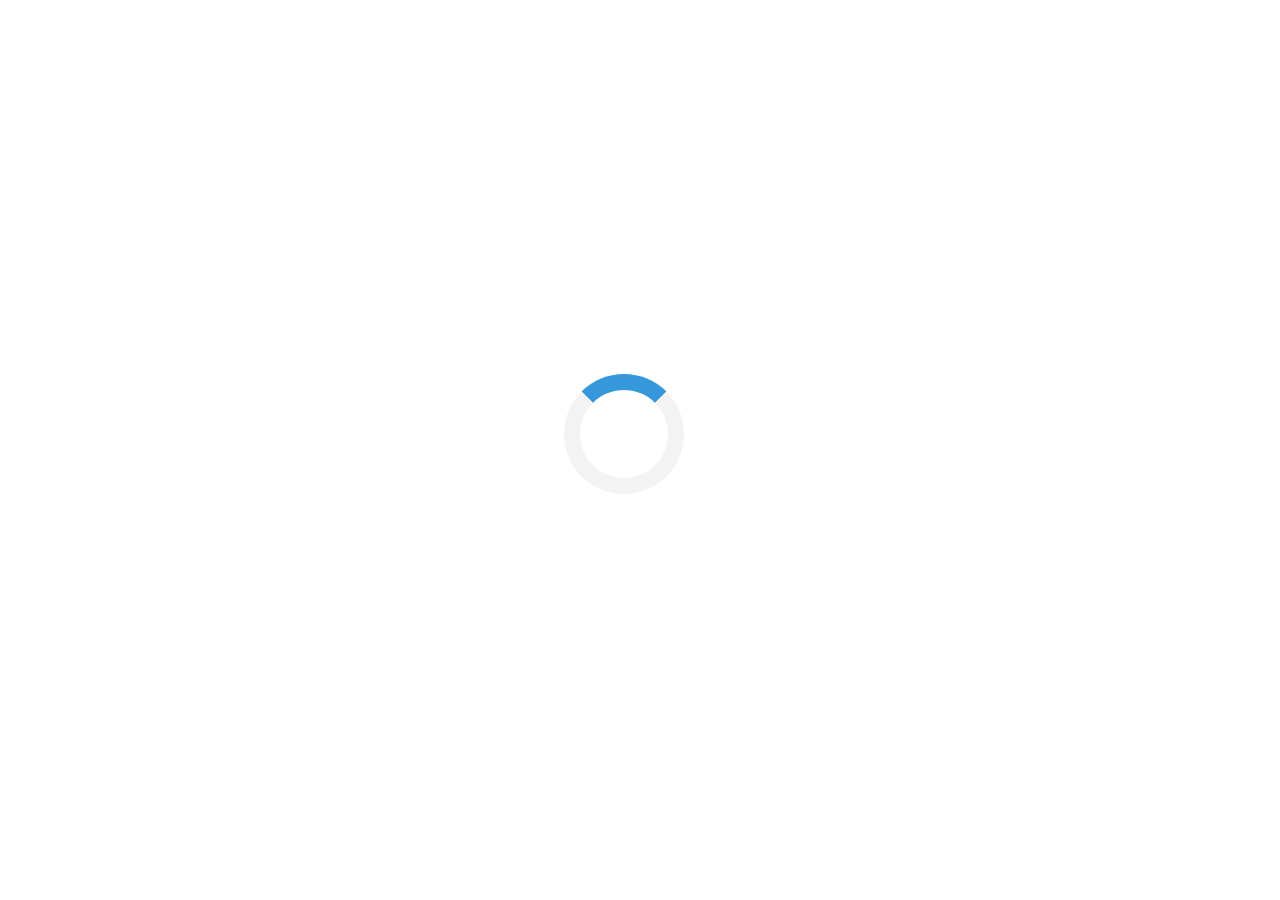
<file: macbook.html>
<!DOCTYPE html>
<html lang="en">
<head>
    <meta charset="UTF-8">
    <meta name="viewport" content="width=device-width, initial-scale=1.0">
    <title>Macbook</title>
    <!-- MDB icon -->
    <link rel="icon" href="compitition 2/a-m-logo-png-transparent ico.ico" type="image/x-icon" />
    <!-- Font Awesome -->
    <link
      rel="stylesheet"
      href="https://cdnjs.cloudflare.com/ajax/libs/font-awesome/6.0.0/css/all.min.css"
    />
    <!-- Google Fonts Roboto -->
    <link
      rel="stylesheet"
      href="https://fonts.googleapis.com/css2?family=Roboto:wght@300;400;500;700;900&display=swap"
    />
    <!-- MDB -->
    <link rel="stylesheet" href="css/mdb.min.css" />
    <link rel="stylesheet" href="style.css"> 

   
</head>
<body>
     <!-- start your project here-->


     <body onload="myFunction()" style="margin:0;">
  
     <div id="loader"></div>
      
     <div style="display:none;" id="myDiv" class="animate-bottom">
      
      
     <nav class="navbar navbar-expand-lg navbar-light bg-light">
     <!-- Container wrapper -->
     <div class="container-fluid">
              <!-- Toggle button -->
              <button
                class="navbar-toggler"
                type="button"
                data-mdb-toggle="collapse"
                data-mdb-target="#navbarSupportedContent"
                aria-controls="navbarSupportedContent"
                aria-expanded="false"
                aria-label="Toggle navigation"
              >
                <i class="fas fa-bars"></i>
              </button>
          
              <!-- Collapsible wrapper -->
              <div class="collapse navbar-collapse" id="navbarSupportedContent">
                <!-- Navbar brand -->
                <a class="navbar-brand mt-2 mt-lg-0" href="index.html">
                  <img
                    src="compitition 2/a-m-logo-png-transparent.png"
                    height="40"
                    alt="MDB Logo"
                    loading="lazy"
                  />
                </a>
                <!-- Left links -->
                <div class="autocomplete">
                  <form  class=" d-flex input-group w-auto">
                    <div  class="form-outline">
      
                     <input 
                     id="search-input"
                     type="search"
                     class=" form-control"
                     placeholder="What are you looking for"
                     aria-label="Search"
                   />
                   <ul id="autocomplete-results"></ul>
      
                    </div>
                    <button
                    class="btn btn-outline-primary"
                    type="button"
                    data-mdb-ripple-color="dark"
                  >
                    Search
                  </button>
                  </form>
                
                </div>
                
               
               
                
                <!-- Left links -->
              </div>
              <!-- Collapsible wrapper -->
              <nav class="navbar1 navbar-expand-lg navbar-light bg-light">
                <div class="container-fluid">
                  <ul class="navbar-nav">
                    <!-- Icon dropdown -->
                    <li class="nav-item dropdown">
                      <a
                        class="nav-link dropdown-toggle"
                        href="#"
                        id="navbarDropdown"
                        role="button"
                        data-mdb-toggle="dropdown"
                        aria-expanded="false"
                      >
                        <i class="flag-united-kingdom flag m-0"></i>
                      </a>
                      <ul class="dropdown-menu" aria-labelledby="navbarDropdown">
                        <li>
                          <a class="dropdown-item" href="#"
                            ><i class="flag-united-kingdom flag"></i>English
                            <i class="fa fa-check text-success ms-2"></i
                          ></a>
                        </li>
                        <li><hr class="dropdown-divider" /></li>
                        <li>
                          <a class="dropdown-item" href="#"><i class="flag-poland flag"></i>Polski</a>
                        </li>
                        <li>
                          <a class="dropdown-item" href="#"><i class="flag-china flag"></i>中文</a>
                        </li>
                        <li>
                          <a class="dropdown-item" href="#"><i class="flag-japan flag"></i>日本語</a>
                        </li>
                        <li>
                          <a class="dropdown-item" href="#"><i class="flag-germany flag"></i>Deutsch</a>
                        </li>
                        <li>
                          <a class="dropdown-item" href="#"><i class="flag-france flag"></i>Français</a>
                        </li>
                        <li>
                          <a class="dropdown-item" href="#"><i class="flag-spain flag"></i>Español</a>
                        </li>
                        <li>
                          <a class="dropdown-item" href="#"><i class="flag-russia flag"></i>Русский</a>
                        </li>
                        <li>
                          <a class="dropdown-item" href="#"><i class="flag-portugal flag"></i>Português</a>
                        </li>
                      </ul>
                    </li>
                  </ul>
                </div>
              </nav>
              <!-- Right elements -->
              <div class="d-flex align-items-center">
                  <a href="Sign-in.html" class="btn btn-link px-3 me-2">
                      Login
                    </a>
                    <a href="Sign-Up.html" class="btn btn-primary me-3">
                      Sign up for free
                    </a>
                
              </div>
              <!-- Right elements -->
            </div>
            <!-- Container wrapper -->
     </nav>
     <!-- Navbar -->
            
     <header>
            <!-- Navbar -->
            <nav class="navbar navbar-expand-lg navbar-light bg-white">
              <div class="container-fluid">
                <button
                  class="navbar-toggler"
                  type="button"
                  data-mdb-toggle="collapse"
                  data-mdb-target="#navbarExample01"
                  aria-controls="navbarExample01"
                  aria-expanded="false"
                  aria-label="Toggle navigation"
                >
                  <i class="fas fa-bars"></i>
                </button>
                <div class=" collapse navbar-collapse" id="navbarExample01">
                  <ul class="nav1 navbar-nav me-auto mb-2 mb-lg-0">
                    <li class="nav-item active">
                      <a class="nav-link" aria-current="page" href="index.html">Home</a>
                    </li>
                    <div class=" sho container-fluid">
                      <ul class="navbar-nav">
                        <!-- Dropdown -->
                        <li class="nav-item dropdown">
                          <a
                            class="nav-link dropdown-toggle"
                            href="#"
                            id="navbarDropdownMenuLink"
                            role="button"
                            data-mdb-toggle="dropdown"
                            aria-expanded="false"
                          >
                            Shop
                          </a>
                          <ul class="dropdown-menu" aria-labelledby="navbarDropdownMenuLink">
                            <li>
                              <a class="dropdown-item" href="iphone.html">Iphone</a>
                            </li>
                            <li>
                              <a class="dropdown-item" href="ipad.html">Ipad</a>
                            </li>
                            <li>
                              <a class="dropdown-item" href="macbook.html">Macbooks</a>
                            </li>
                          </ul>
                        </li>
                      </ul>
                    </div>
                    <li class="nav-item">
                      <a class="nav-link" href="Contact.html">Contact</a>
                    </li>
                    <li class="nav-item">
                      <a class="nav-link" href="about.html">About</a>
                    </li>
                  </ul>
                </div>
              </div>
            </nav>
            <!-- Navbar -->
      
     </header>
    
     <div class="container">
    
        <div class="row">
            
            <div class="col-md-4 col-sm-6">
                <div class="product-grid2">
                    <div class="product-image2">
                        <a href="Detailpg.html">
    
                            <img class="pic-1" src="compitition 2/macbook/2.png">
                            <img class="pic-2" src="compitition 2/macbook/1.png">
                        </a>
                        <ul class="social">
                            <li><a href="Detailpg.html" data-tip="Quick View"><i class="fa fa-eye"></i></a></li>
                            
                            <li><a href="Cart.html" data-tip="Add to Cart"><i class="fa fa-shopping-cart"></i></a></li>
                        </ul>
                        
                    </div>
                    <div class="product-content">
                        <h3 class="title"><a href="Detailpg.html">Macbook Air 2018</a></h3>
                        <span class="price">800 $    <B>10% OFF</B></span>
                    </div>
                </div>
            </div>
            <div class="col-md-4 col-sm-6">
                <div class="product-grid2">
                  <div class="product-image2">
                      <a href="Detailpg.html">
                          <img class="pic-1" src="compitition 2/macbook/pngimg.com - macbook_PNG7.png">
                          <img class="pic-2" src="compitition 2/macbook/4.png">
                      </a>
                      <ul class="social">
                          <li><a href="Detailpg.html" data-tip="Quick View"><i class="fa fa-eye"></i></a></li>
                          
                          <li><a href="Cart.html" data-tip="Add to Cart"><i class="fa fa-shopping-cart"></i></a></li>
                      </ul>
                     
                    </div>
                    <div class="product-content">
                        <h3 class="title"><a href="Detailpg.html">Macbook Pro 2021</a></h3>
                        <span class="price">1000 $</span>
                    </div>
                </div>
            </div>
            <div class="col-md-4 col-sm-6">
                <div class="product-grid2">
                  <div class="product-image2">
                      <a href="Detailpg.html">
                          <img class="pic-1" src="compitition 2/macbook/pngimg.com - macbook_PNG6.png">
                          <img class="pic-2" src="compitition 2/macbook/6.png">
                      </a>
                      <ul class="social">
                          <li><a href="Detailpg.html" data-tip="Quick View"><i class="fa fa-eye"></i></a></li>
                          
                          <li><a href="Cart.html" data-tip="Add to Cart"><i class="fa fa-shopping-cart"></i></a></li>
                      </ul>
                     
                    </div>
                    <div class="product-content">
                        <h3 class="title"><a href="Detailpg.html">Macbook Pro 2020</a></h3>
                        <span class="price">1200 $</span>
                    </div>
                </div>
            </div>
    
    
            
            
                </div>
     </div>
      
     <div class="container">
    
     <div class="row">
            
            <div class="col-md-4 col-sm-6">
                <div class="product-grid2">
                    <div class="product-image2">
                        <a href="Detailpg.html">
    
                            <img class="pic-1" src="compitition 2/macbook/7.png">
                            <img class="pic-2" src="compitition 2/macbook/8.png">
                        </a>
                        <ul class="social">
                            <li><a href="Detailpg.html" data-tip="Quick View"><i class="fa fa-eye"></i></a></li>
                            
                            <li><a href="Cart.html" data-tip="Add to Cart"><i class="fa fa-shopping-cart"></i></a></li>
                        </ul>
                        
                    </div>
                    <div class="product-content">
                        <h3 class="title"><a href="Detailpg.html">Macbook pro 2019</a></h3>
                        <span class="price">1100 $</span>
                    </div>
                </div>
            </div>
            <div class="col-md-4 col-sm-6">
                <div class="product-grid2">
                  <div class="product-image2">
                      <a href="Detailpg.html">
                          <img class="pic-1" src="compitition 2/macbook/10.png">
                          <img class="pic-2" src="compitition 2/macbook/9.png">
                      </a>
                      <ul class="social">
                          <li><a href="Detailpg.html" data-tip="Quick View"><i class="fa fa-eye"></i></a></li>
                          
                          <li><a href="Cart.html" data-tip="Add to Cart"><i class="fa fa-shopping-cart"></i></a></li>
                      </ul>
                     
                    </div>
                    <div class="product-content">
                        <h3 class="title"><a href="Detailpg.html">Macbook Pro 2022</a></h3>
                        <span class="price">1500 $</span>
                    </div>
                </div>
            </div>
            <div class="col-md-4 col-sm-6">
                <div class="product-grid2">
                  <div class="product-image2">
                      <a href="Detailpg.html">
                          <img class="pic-1" src="compitition 2/macbook/11.png">
                          <img class="pic-2" src="compitition 2/macbook/12.png">
                      </a>
                      <ul class="social">
                          <li><a href="Detailpg.html" data-tip="Quick View"><i class="fa fa-eye"></i></a></li>
                          
                          <li><a href="Cart.html" data-tip="Add to Cart"><i class="fa fa-shopping-cart"></i></a></li>
                      </ul>
                     
                    </div>
                    <div class="product-content">
                        <h3 class="title"><a href="Detailpg.html">Macbook Air 2023</a></h3>
                        <span class="price">1500 $  <B>30% OFF</B></span>
                    </div>
                </div>
            </div>
    
    
            
            
     </div>
     </div>
      
     <hr>

     <nav class="nad" aria-label="Page navigation example">
      <ul class="pagination">
        <li class="page-item">
          <a class="page-link" href="#" aria-label="Previous">
            <span aria-hidden="true">&laquo;</span>
          </a>
        </li>
        <li class="page-item"><a class="page-link" href="#">1</a></li>
        <li class="page-item"><a class="page-link" href="#">2</a></li>
        <li class="page-item"><a class="page-link" href="#">3</a></li>
        <li class="page-item">
          <a class="page-link" href="#" aria-label="Next">
            <span aria-hidden="true">&raquo;</span>
          </a>
        </li>
      </ul>
     </nav>

     <footer class="text-center text-lg-start bg-light text-muted">
      <!-- Section: Social media -->
      <section class="d-flex justify-content-center justify-content-lg-between p-4 border-bottom">
        <!-- Left -->
        <div class="me-5 d-none d-lg-block">
          <span>Get connected with us on social networks:</span>
        </div>
        <!-- Left -->
    
        <!-- Right -->
        <div>
          <a href="" class="me-4 text-reset">
            <i class="fab fa-facebook-f"></i>
          </a>
          <a href="" class="me-4 text-reset">
            <i class="fab fa-twitter"></i>
          </a>
          <a href="" class="me-4 text-reset">
            <i class="fab fa-google"></i>
          </a>
          <a href="" class="me-4 text-reset">
            <i class="fab fa-instagram"></i>
          </a>
          <a href="" class="me-4 text-reset">
            <i class="fab fa-linkedin"></i>
          </a>
          <a href="" class="me-4 text-reset">
            <i class="fab fa-github"></i>
          </a>
        </div>
        <!-- Right -->
      </section>
      <!-- Section: Social media -->
    
      <!-- Section: Links  -->
      <section class="">
        <div class="container text-center text-md-start mt-5">
          <!-- Grid row -->
          <div class="row mt-3">
            <!-- Grid column -->
            <div class="col-md-3 col-lg-4 col-xl-3 mx-auto mb-4">
              <!-- Content -->
              <h6 class="text-uppercase fw-bold mb-4">
                <i class="fas fa-gem me-3"></i>A&M
              </h6>
              <p>
                A website for selling iPhones, iPads, and MacBooks is an online platform that specializes in offering Apple products for sale.
                The website typically features a wide range of Apple devices, including the latest models 
              </p>
            </div>
            <!-- Grid column -->
    
            <!-- Grid column -->
            <div class="col-md-2 col-lg-2 col-xl-2 mx-auto mb-4">
              <!-- Links -->
              <h6 class="text-uppercase fw-bold mb-4">
                Products
              </h6>
              <p>
                <a href="iphone.html" class="text-reset">iphone</a>
              </p>
              <p>
                <a href="ipad.html" class="text-reset">Ipad</a>
              </p>
              <p>
                <a href="macbook.html" class="text-reset">Macbook</a>
              </p>
              <p>
                <a href="#!" class="text-reset">Airpods</a>
              </p>
            </div>
            <!-- Grid column -->
    
            <!-- Grid column -->
            <div class="col-md-3 col-lg-2 col-xl-2 mx-auto mb-4">
              <!-- Links -->
              <h6 class="text-uppercase fw-bold mb-4">
                Useful links
              </h6>
              <p>
                <a href="#!" class="text-reset">Pricing</a>
              </p>
              <p>
                <a href="#!" class="text-reset">Settings</a>
              </p>
              <p>
                <a href="#!" class="text-reset">Orders</a>
              </p>
              <p>
                <a href="#!" class="text-reset">Help</a>
              </p>
            </div>
            <!-- Grid column -->
    
            <!-- Grid column -->
            <div class="col-md-4 col-lg-3 col-xl-3 mx-auto mb-md-0 mb-4">
              <!-- Links -->
              <h6 class="text-uppercase fw-bold mb-4">Contact</h6>
              <p><i class="fas fa-home me-3"></i> Cairo, Naser City 10012, EGY</p>
              <p>
                <i class="fas fa-envelope me-3"></i>
                Amrkhaled@gmail.com
              </p>
              <p><i class="fas fa-phone me-3"></i>  01 156 157 211</p>
              <p><i class="fas fa-print me-3"></i> 01 156 196 212</p>
            </div>
            <!-- Grid column -->
          </div>
          <!-- Grid row -->
        </div>
      </section>
      <!-- Section: Links  -->
    
      <!-- Copyright -->
      <div class="text-center p-4" style="background-color: rgba(0, 0, 0, 0.05);">
        © 2023 Copyright:
        <a class="text-reset fw-bold" href="index.html">A&M</a>
      </div>
      <!-- Copyright -->
     </footer>

     <script src="main.js"></script>
     <!-- End your project here-->

     <!-- MDB -->
     <script type="text/javascript" src="js/mdb.min.js"></script>
     <!-- Custom scripts -->
    <script type="text/javascript"></script>
</body>
</html>
</file>
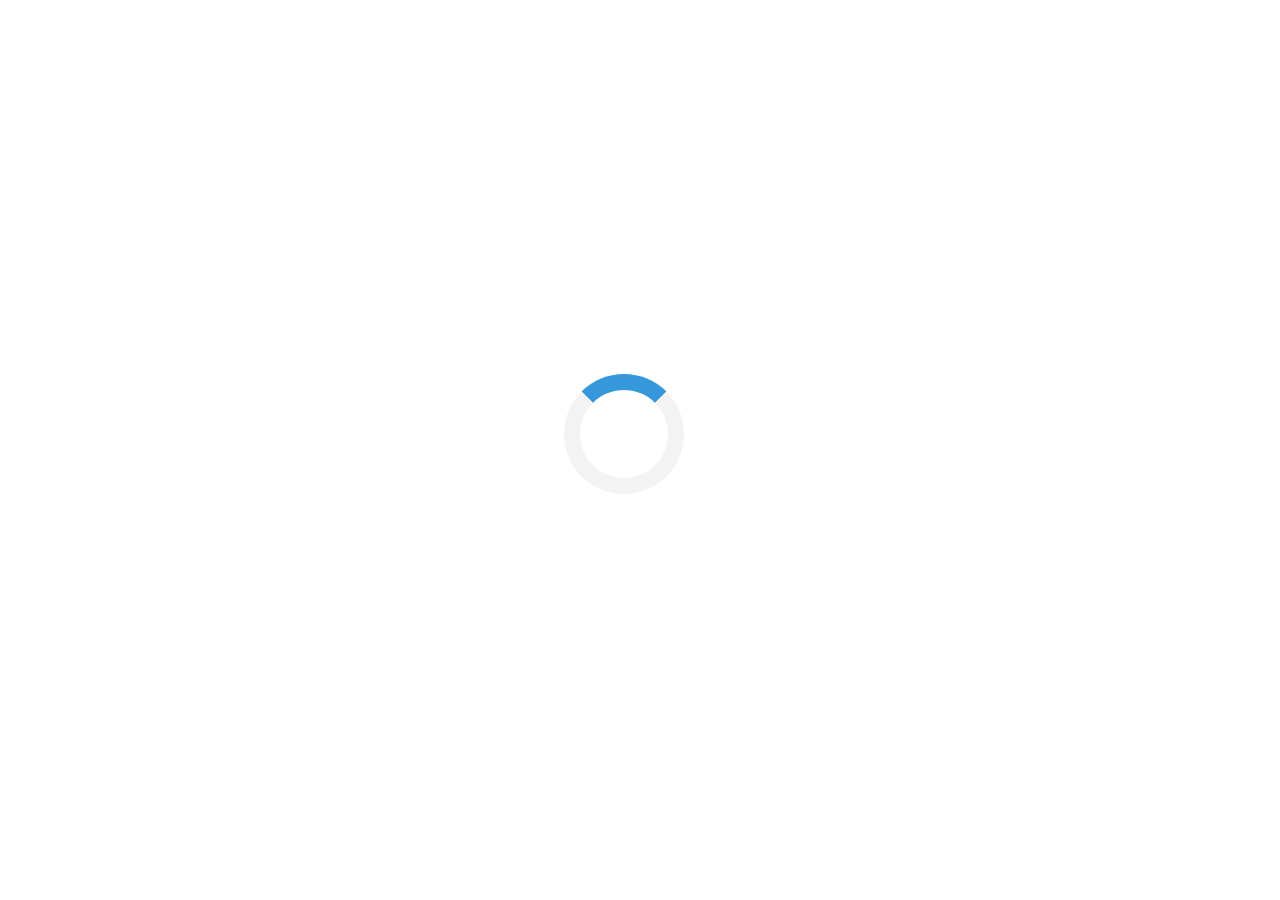
<file: Sign-in.html>
<!DOCTYPE html>
<html lang="en">
  <head>
    <meta charset="UTF-8" />
    <meta name="viewport" content="width=device-width, initial-scale=1, shrink-to-fit=no" />
    <meta http-equiv="x-ua-compatible" content="ie=edge" />
    <title>Login</title>
    <!-- MDB icon -->
    <link rel="icon" href="compitition 2/a-m-logo-png-transparent ico.ico" type="image/x-icon" />
    <!-- Font Awesome -->
    <link
      rel="stylesheet"
      href="https://cdnjs.cloudflare.com/ajax/libs/font-awesome/6.0.0/css/all.min.css"
    />
    <!-- Google Fonts Roboto -->
    <link
      rel="stylesheet"
      href="https://fonts.googleapis.com/css2?family=Roboto:wght@300;400;500;700;900&display=swap"
    />
    <!-- MDB -->
    <link rel="stylesheet" href="css/mdb.min.css" />
    <link rel="stylesheet" href="style.css"> 
  </head>
  <body>
    <!-- Start your project here-->
    <body onload="myFunction()" style="margin:0;">
  
      <div id="loader"></div>
      
      <div style="display:none;" id="myDiv" class="animate-bottom">
      
      <!-- Navbar -->
     <nav class="navbar navbar-expand-lg navbar-light bg-light">
      <!-- Container wrapper -->
      <div class="container-fluid">
        <!-- Toggle button -->
        <button
          class="navbar-toggler"
          type="button"
          data-mdb-toggle="collapse"
          data-mdb-target="#navbarSupportedContent"
          aria-controls="navbarSupportedContent"
          aria-expanded="false"
          aria-label="Toggle navigation"
        >
          <i class="fas fa-bars"></i>
        </button>
    
        <!-- Collapsible wrapper -->
        <div class="collapse navbar-collapse" id="navbarSupportedContent">
          <!-- Navbar brand -->
          <a class="navbar-brand mt-2 mt-lg-0" href="index.html">
            <img
              src="compitition 2/a-m-logo-png-transparent.png"
              height="40"
              alt="MDB Logo"
              loading="lazy"
            />
          </a>
          <!-- Left links -->
          <div class="autocomplete">
            <form  class=" d-flex input-group w-auto">
              <div  class="form-outline">

               <input 
               id="search-input"
               type="search"
               class=" form-control"
               placeholder="What are you looking for"
               aria-label="Search"
             />
             <ul id="autocomplete-results"></ul>

              </div>
              <button
              class="btn btn-outline-primary"
              type="button"
              data-mdb-ripple-color="dark"
            >
              Search
            </button>
            </form>
          
          </div>
          
         
         
          
          <!-- Left links -->
        </div>
        <!-- Collapsible wrapper -->
        <nav class="navbar1 navbar-expand-lg navbar-light bg-light">
          <div class="container-fluid">
            <ul class="navbar-nav">
              <!-- Icon dropdown -->
              <li class="nav-item dropdown">
                <a
                  class="nav-link dropdown-toggle"
                  href="#"
                  id="navbarDropdown"
                  role="button"
                  data-mdb-toggle="dropdown"
                  aria-expanded="false"
                >
                  <i class="flag-united-kingdom flag m-0"></i>
                </a>
                <ul class="dropdown-menu" aria-labelledby="navbarDropdown">
                  <li>
                    <a class="dropdown-item" href="#"
                      ><i class="flag-united-kingdom flag"></i>English
                      <i class="fa fa-check text-success ms-2"></i
                    ></a>
                  </li>
                  <li><hr class="dropdown-divider" /></li>
                  <li>
                    <a class="dropdown-item" href="#"><i class="flag-poland flag"></i>Polski</a>
                  </li>
                  <li>
                    <a class="dropdown-item" href="#"><i class="flag-china flag"></i>中文</a>
                  </li>
                  <li>
                    <a class="dropdown-item" href="#"><i class="flag-japan flag"></i>日本語</a>
                  </li>
                  <li>
                    <a class="dropdown-item" href="#"><i class="flag-germany flag"></i>Deutsch</a>
                  </li>
                  <li>
                    <a class="dropdown-item" href="#"><i class="flag-france flag"></i>Français</a>
                  </li>
                  <li>
                    <a class="dropdown-item" href="#"><i class="flag-spain flag"></i>Español</a>
                  </li>
                  <li>
                    <a class="dropdown-item" href="#"><i class="flag-russia flag"></i>Русский</a>
                  </li>
                  <li>
                    <a class="dropdown-item" href="#"><i class="flag-portugal flag"></i>Português</a>
                  </li>
                </ul>
              </li>
            </ul>
          </div>
        </nav>
        <!-- Right elements -->
        <div class="d-flex align-items-center">
            <a href="Sign-in.html" class="btn btn-link px-3 me-2">
                Login
              </a>
              <a href="Sign-Up.html" class="btn btn-primary me-3">
                Sign up for free
              </a>
          
        </div>
        <!-- Right elements -->
      </div>
      <!-- Container wrapper -->
     </nav>
     <!-- Navbar -->
      
     <header>
      <!-- Navbar -->
      <nav class="navbar navbar-expand-lg navbar-light bg-white">
        <div class="container-fluid">
          <button
            class="navbar-toggler"
            type="button"
            data-mdb-toggle="collapse"
            data-mdb-target="#navbarExample01"
            aria-controls="navbarExample01"
            aria-expanded="false"
            aria-label="Toggle navigation"
          >
            <i class="fas fa-bars"></i>
          </button>
          <div class=" collapse navbar-collapse" id="navbarExample01">
            <ul class="nav1 navbar-nav me-auto mb-2 mb-lg-0">
              <li class="nav-item active">
                <a class="nav-link" aria-current="page" href="index.html">Home</a>
              </li>
              <div class=" sho container-fluid">
                <ul class="navbar-nav">
                  <!-- Dropdown -->
                  <li class="nav-item dropdown">
                    <a
                      class="nav-link dropdown-toggle"
                      href="#"
                      id="navbarDropdownMenuLink"
                      role="button"
                      data-mdb-toggle="dropdown"
                      aria-expanded="false"
                    >
                      Shop
                    </a>
                    <ul class="dropdown-menu" aria-labelledby="navbarDropdownMenuLink">
                      <li>
                        <a class="dropdown-item" href="iphone.html">Iphone</a>
                      </li>
                      <li>
                        <a class="dropdown-item" href="ipad.html">Ipad</a>
                      </li>
                      <li>
                        <a class="dropdown-item" href="macbook.html">Macbooks</a>
                      </li>
                    </ul>
                  </li>
                </ul>
              </div>
              <li class="nav-item">
                <a class="nav-link" href="Contact.html">Contact</a>
              </li>
              <li class="nav-item">
                <a class="nav-link" href="about.html">About</a>
              </li>
            </ul>
          </div>
        </div>
      </nav>
      <!-- Navbar -->

     </header>

     <form id="myForm" onsubmit="validateForm(event)" class="mm">
      <h1>Login</h1>
      <!-- Email input -->
      <div class="form-outline mb-4">
        <input type="email"  id="email"required  class="form-control" />
        <span id="emailError" class="error"></span>
        <label class="form-label" for="form2Example1">Email address</label>
      </div>
    
      <!-- Password input -->
      <div class="form-outline mb-4">
        <input type="password" id="password" required class="form-control" />
        <span id="passwordError" class="error"></span>
        <label class="form-label" for="form2Example2">Password</label>
      </div>
    
      <!-- 2 column grid layout for inline styling -->
      <div class="row mb-4">
        <div class="col-6 col-lg-6 d-flex justify-content-center">
          <!-- Checkbox -->
          <div class="form-check">
            <input class="form-check-input" type="checkbox" value="" id="form2Example34" checked />
            <label class="form-check-label" for="form2Example34"> Remember me </label>
          </div>
        </div>
    
        <div class="col-6 col-lg-6">
          <!-- Simple link -->
          <a href="#!">Forgot password?</a>
        </div>
      </div>
    
      <!-- Submit button -->
      <button type="submit" class="btn btn-primary btn-block mb-4">Sign in</button>
    
      <!-- Register buttons -->
      <div class="text-center">
        <p>Not a member? <a href="Sign-Up.html">Register</a></p>
        <p>or sign up with:</p>
        <button type="button" class="btn btn-secondary btn-floating mx-1">
          <i class="fab fa-facebook-f"></i>
        </button>
    
        <button type="button" class="btn btn-secondary btn-floating mx-1">
          <i class="fab fa-google"></i>
        </button>
    
        <button type="button" class="btn btn-secondary btn-floating mx-1">
          <i class="fab fa-twitter"></i>
        </button>
    
        <button type="button" class="btn btn-secondary btn-floating mx-1">
          <i class="fab fa-github"></i>
        </button>
      </div>
     </form>

     <footer class="text-center text-lg-start bg-light text-muted">
      <!-- Section: Social media -->
      <section class="d-flex justify-content-center justify-content-lg-between p-4 border-bottom">
        <!-- Left -->
        <div class="me-5 d-none d-lg-block">
          <span>Get connected with us on social networks:</span>
        </div>
        <!-- Left -->
    
        <!-- Right -->
        <div>
          <a href="" class="me-4 text-reset">
            <i class="fab fa-facebook-f"></i>
          </a>
          <a href="" class="me-4 text-reset">
            <i class="fab fa-twitter"></i>
          </a>
          <a href="" class="me-4 text-reset">
            <i class="fab fa-google"></i>
          </a>
          <a href="" class="me-4 text-reset">
            <i class="fab fa-instagram"></i>
          </a>
          <a href="" class="me-4 text-reset">
            <i class="fab fa-linkedin"></i>
          </a>
          <a href="" class="me-4 text-reset">
            <i class="fab fa-github"></i>
          </a>
        </div>
        <!-- Right -->
      </section>
      <!-- Section: Social media -->
    
      <!-- Section: Links  -->
      <section class="">
        <div class="container text-center text-md-start mt-5">
          <!-- Grid row -->
          <div class="row mt-3">
            <!-- Grid column -->
            <div class="col-md-3 col-lg-4 col-xl-3 mx-auto mb-4">
              <!-- Content -->
              <h6 class="text-uppercase fw-bold mb-4">
                <i class="fas fa-gem me-3"></i>A&M
              </h6>
              <p>
                A website for selling iPhones, iPads, and MacBooks is an online platform that specializes in offering Apple products for sale.
                The website typically features a wide range of Apple devices, including the latest models 
              </p>
            </div>
            <!-- Grid column -->
    
            <!-- Grid column -->
            <div class="col-md-2 col-lg-2 col-xl-2 mx-auto mb-4">
              <!-- Links -->
              <h6 class="text-uppercase fw-bold mb-4">
                Products
              </h6>
              <p>
                <a href="iphone.html" class="text-reset">iphone</a>
              </p>
              <p>
                <a href="ipad.html" class="text-reset">Ipad</a>
              </p>
              <p>
                <a href="macbook.html" class="text-reset">Macbook</a>
              </p>
              <p>
                <a href="#!" class="text-reset">Airpods</a>
              </p>
            </div>
            <!-- Grid column -->
    
            <!-- Grid column -->
            <div class="col-md-3 col-lg-2 col-xl-2 mx-auto mb-4">
              <!-- Links -->
              <h6 class="text-uppercase fw-bold mb-4">
                Useful links
              </h6>
              <p>
                <a href="#!" class="text-reset">Pricing</a>
              </p>
              <p>
                <a href="#!" class="text-reset">Settings</a>
              </p>
              <p>
                <a href="#!" class="text-reset">Orders</a>
              </p>
              <p>
                <a href="#!" class="text-reset">Help</a>
              </p>
            </div>
            <!-- Grid column -->
    
            <!-- Grid column -->
            <div class="col-md-4 col-lg-3 col-xl-3 mx-auto mb-md-0 mb-4">
              <!-- Links -->
              <h6 class="text-uppercase fw-bold mb-4">Contact</h6>
              <p><i class="fas fa-home me-3"></i> Cairo, Naser City 10012, EGY</p>
              <p>
                <i class="fas fa-envelope me-3"></i>
                Amrkhaled@gmail.com
              </p>
              <p><i class="fas fa-phone me-3"></i>  01 156 157 211</p>
              <p><i class="fas fa-print me-3"></i> 01 156 196 212</p>
            </div>
            <!-- Grid column -->
          </div>
          <!-- Grid row -->
        </div>
      </section>
      <!-- Section: Links  -->
    
      <!-- Copyright -->
      <div class="text-center p-4" style="background-color: rgba(0, 0, 0, 0.05);">
        © 2023 Copyright:
        <a class="text-reset fw-bold" href="index.html">A&M</a>
      </div>
      <!-- Copyright -->
     </footer>
    
      <script src="main.js"></script>
      <!-- End your project here-->

    <!-- MDB -->
    <script type="text/javascript" src="js/mdb.min.js"></script>
    <!-- Custom scripts -->
    <!-- <script type="text/javascript"></script> -->
  </body>
</html>
</file>
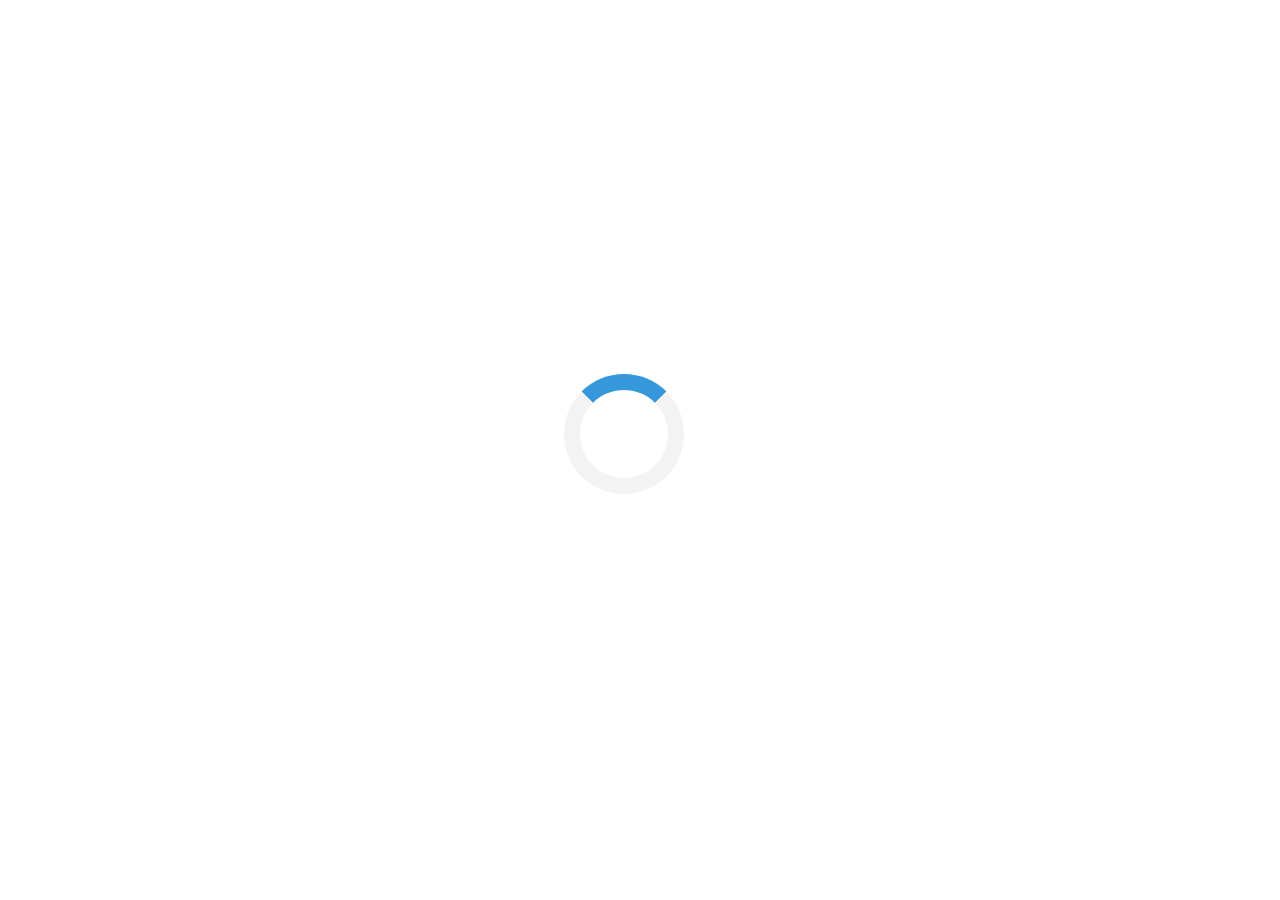
<file: Sign-Up.html>
<!DOCTYPE html>
<html lang="en">
  <head>
    <meta charset="UTF-8" />
    <meta name="viewport" content="width=device-width, initial-scale=1, shrink-to-fit=no" />
    <meta http-equiv="x-ua-compatible" content="ie=edge" />
    <title>Sign-Up</title>
    <!-- MDB icon -->
    <link rel="icon" href="compitition 2/a-m-logo-png-transparent ico.ico" type="image/x-icon" />
    <!-- Font Awesome -->
    <link
      rel="stylesheet"
      href="https://cdnjs.cloudflare.com/ajax/libs/font-awesome/6.0.0/css/all.min.css"
    />
    <!-- Google Fonts Roboto -->
    <link
      rel="stylesheet"
      href="https://fonts.googleapis.com/css2?family=Roboto:wght@300;400;500;700;900&display=swap"
    />
    <!-- MDB -->
    <link rel="stylesheet" href="css/mdb.min.css" />
    <link rel="stylesheet" href="style.css">
  </head>
  <body>
    <!-- Start your project here-->
    <body onload="myFunction()" style="margin:0;">
  
      <div id="loader"></div>
      
      <div style="display:none;" id="myDiv" class="animate-bottom">
      
      <!-- Navbar -->
     <nav class="navbar navbar-expand-lg navbar-light bg-light">
      <!-- Container wrapper -->
      <div class="container-fluid">
        <!-- Toggle button -->
        <button
          class="navbar-toggler"
          type="button"
          data-mdb-toggle="collapse"
          data-mdb-target="#navbarSupportedContent"
          aria-controls="navbarSupportedContent"
          aria-expanded="false"
          aria-label="Toggle navigation"
        >
          <i class="fas fa-bars"></i>
        </button>
    
        <!-- Collapsible wrapper -->
        <div class="collapse navbar-collapse" id="navbarSupportedContent">
          <!-- Navbar brand -->
          <a class="navbar-brand mt-2 mt-lg-0" href="index.html">
            <img
              src="compitition 2/a-m-logo-png-transparent.png"
              height="40"
              alt="MDB Logo"
              loading="lazy"
            />
          </a>
          <!-- Left links -->
          <div class="autocomplete">
            <form  class=" d-flex input-group w-auto">
              <div  class="form-outline">

               <input 
               id="search-input"
               type="search"
               class=" form-control"
               placeholder="What are you looking for"
               aria-label="Search"
             />
             <ul id="autocomplete-results"></ul>

              </div>
              <button
              class="btn btn-outline-primary"
              type="button"
              data-mdb-ripple-color="dark"
            >
              Search
            </button>
            </form>
          
          </div>
          
         
         
          
          <!-- Left links -->
        </div>
        <!-- Collapsible wrapper -->
        <nav class="navbar1 navbar-expand-lg navbar-light bg-light">
          <div class="container-fluid">
            <ul class="navbar-nav">
              <!-- Icon dropdown -->
              <li class="nav-item dropdown">
                <a
                  class="nav-link dropdown-toggle"
                  href="#"
                  id="navbarDropdown"
                  role="button"
                  data-mdb-toggle="dropdown"
                  aria-expanded="false"
                >
                  <i class="flag-united-kingdom flag m-0"></i>
                </a>
                <ul class="dropdown-menu" aria-labelledby="navbarDropdown">
                  <li>
                    <a class="dropdown-item" href="#"
                      ><i class="flag-united-kingdom flag"></i>English
                      <i class="fa fa-check text-success ms-2"></i
                    ></a>
                  </li>
                  <li><hr class="dropdown-divider" /></li>
                  <li>
                    <a class="dropdown-item" href="#"><i class="flag-poland flag"></i>Polski</a>
                  </li>
                  <li>
                    <a class="dropdown-item" href="#"><i class="flag-china flag"></i>中文</a>
                  </li>
                  <li>
                    <a class="dropdown-item" href="#"><i class="flag-japan flag"></i>日本語</a>
                  </li>
                  <li>
                    <a class="dropdown-item" href="#"><i class="flag-germany flag"></i>Deutsch</a>
                  </li>
                  <li>
                    <a class="dropdown-item" href="#"><i class="flag-france flag"></i>Français</a>
                  </li>
                  <li>
                    <a class="dropdown-item" href="#"><i class="flag-spain flag"></i>Español</a>
                  </li>
                  <li>
                    <a class="dropdown-item" href="#"><i class="flag-russia flag"></i>Русский</a>
                  </li>
                  <li>
                    <a class="dropdown-item" href="#"><i class="flag-portugal flag"></i>Português</a>
                  </li>
                </ul>
              </li>
            </ul>
          </div>
        </nav>
        <!-- Right elements -->
        <div class="d-flex align-items-center">
            <a href="Sign-in.html" class="btn btn-link px-3 me-2">
                Login
              </a>
              <a href="Sign-Up.html" class="btn btn-primary me-3">
                Sign up for free
              </a>
          
        </div>
        <!-- Right elements -->
      </div>
      <!-- Container wrapper -->
     </nav>
    <!-- Navbar -->
      
     <header>
      <!-- Navbar -->
      <nav class="navbar navbar-expand-lg navbar-light bg-white">
        <div class="container-fluid">
          <button
            class="navbar-toggler"
            type="button"
            data-mdb-toggle="collapse"
            data-mdb-target="#navbarExample01"
            aria-controls="navbarExample01"
            aria-expanded="false"
            aria-label="Toggle navigation"
          >
            <i class="fas fa-bars"></i>
          </button>
          <div class=" collapse navbar-collapse" id="navbarExample01">
            <ul class="nav1 navbar-nav me-auto mb-2 mb-lg-0">
              <li class="nav-item active">
                <a class="nav-link" aria-current="page" href="index.html">Home</a>
              </li>
              <div class=" sho container-fluid">
                <ul class="navbar-nav">
                  <!-- Dropdown -->
                  <li class="nav-item dropdown">
                    <a
                      class="nav-link dropdown-toggle"
                      href="#"
                      id="navbarDropdownMenuLink"
                      role="button"
                      data-mdb-toggle="dropdown"
                      aria-expanded="false"
                    >
                      Shop
                    </a>
                    <ul class="dropdown-menu" aria-labelledby="navbarDropdownMenuLink">
                      <li>
                        <a class="dropdown-item" href="iphone.html">Iphone</a>
                      </li>
                      <li>
                        <a class="dropdown-item" href="ipad.html">Ipad</a>
                      </li>
                      <li>
                        <a class="dropdown-item" href="macbook.html">Macbooks</a>
                      </li>
                    </ul>
                  </li>
                </ul>
              </div>
              <li class="nav-item">
                <a class="nav-link" href="Contact.html">Contact</a>
              </li>
              <li class="nav-item">
                <a class="nav-link" href="about.html">About</a>
              </li>
            </ul>
          </div>
        </div>
      </nav>
      <!-- Navbar -->

     </header>

     <form  id="myForm" onsubmit="validateForm(event)" class="mn">
        <h1>SignUp</h1>
        <!-- 2 column grid layout with text inputs for the first and last names -->
        <div class="row mb-4">
          <div class="col">
            <div class="form-outline">
              <input type="text" id="firstName" required class="form-control" />
              <span id="firstNameError" class="error"></span>
              <label class="form-label" for="form3Example1">First name</label>
            </div>
          </div>
          <div class="col">
            <div class="form-outline">
              <input type="text" id="lastName" required class="form-control" />
              <span id="lastNameError" class="error"></span>
              <label class="form-label" for="form3Example2">Last name</label>
            </div>
          </div>
        </div>
      
        <!-- Email input -->
        <div class="form-outline mb-4">
          <input type="email" id="email"required  class="form-control" />
          <span id="emailError" class="error"></span>
          <label class="form-label" for="form3Example3">Email address</label>
        </div>
      
        <!-- Password input -->
        <div class="form-outline mb-4">
          <input type="password" id="password" required class="form-control" />
          <span id="passwordError" class="error"></span>
          <label class="form-label" for="form3Example4">Password</label>
        </div>
      
        <!-- Checkbox -->
        <div class="form-check d-flex justify-content-center mb-4">
          <input class="form-check-input me-2" type="checkbox" value="" id="form2Example33" checked />
          <label class="form-check-label" for="form2Example33">
            Subscribe to our newsletter
          </label>
        </div>
      
        <!-- Submit button -->
        <button type="submit" class="btn btn-primary btn-block mb-4">Sign up</button>
      
        <!-- Register buttons -->
        <div class="text-center">
          <p>or sign up with:</p>
          <button type="button" class="btn btn-secondary btn-floating mx-1">
            <i class="fab fa-facebook-f"></i>
          </button>
      
          <button type="button" class="btn btn-secondary btn-floating mx-1">
            <i class="fab fa-google"></i>
          </button>
      
          <button type="button" class="btn btn-secondary btn-floating mx-1">
            <i class="fab fa-twitter"></i>
          </button>
      
          <button type="button" class="btn btn-secondary btn-floating mx-1">
            <i class="fab fa-github"></i>
          </button>
        </div>
      </form>

      <footer class="text-center text-lg-start bg-light text-muted">
        <!-- Section: Social media -->
        <section class="d-flex justify-content-center justify-content-lg-between p-4 border-bottom">
          <!-- Left -->
          <div class="me-5 d-none d-lg-block">
            <span>Get connected with us on social networks:</span>
          </div>
          <!-- Left -->
      
          <!-- Right -->
          <div>
            <a href="" class="me-4 text-reset">
              <i class="fab fa-facebook-f"></i>
            </a>
            <a href="" class="me-4 text-reset">
              <i class="fab fa-twitter"></i>
            </a>
            <a href="" class="me-4 text-reset">
              <i class="fab fa-google"></i>
            </a>
            <a href="" class="me-4 text-reset">
              <i class="fab fa-instagram"></i>
            </a>
            <a href="" class="me-4 text-reset">
              <i class="fab fa-linkedin"></i>
            </a>
            <a href="" class="me-4 text-reset">
              <i class="fab fa-github"></i>
            </a>
          </div>
          <!-- Right -->
        </section>
        <!-- Section: Social media -->
      
        <!-- Section: Links  -->
        <section class="">
          <div class="container text-center text-md-start mt-5">
            <!-- Grid row -->
            <div class="row mt-3">
              <!-- Grid column -->
              <div class="col-md-3 col-lg-4 col-xl-3 mx-auto mb-4">
                <!-- Content -->
                <h6 class="text-uppercase fw-bold mb-4">
                  <i class="fas fa-gem me-3"></i>A&M
                </h6>
                <p>
                  A website for selling iPhones, iPads, and MacBooks is an online platform that specializes in offering Apple products for sale.
                  The website typically features a wide range of Apple devices, including the latest models 
                </p>
              </div>
              <!-- Grid column -->
      
              <!-- Grid column -->
              <div class="col-md-2 col-lg-2 col-xl-2 mx-auto mb-4">
                <!-- Links -->
                <h6 class="text-uppercase fw-bold mb-4">
                  Products
                </h6>
                <p>
                  <a href="iphone.html" class="text-reset">iphone</a>
                </p>
                <p>
                  <a href="ipad.html" class="text-reset">Ipad</a>
                </p>
                <p>
                  <a href="macbook.html" class="text-reset">Macbook</a>
                </p>
                <p>
                  <a href="#!" class="text-reset">Airpods</a>
                </p>
              </div>
              <!-- Grid column -->
      
              <!-- Grid column -->
              <div class="col-md-3 col-lg-2 col-xl-2 mx-auto mb-4">
                <!-- Links -->
                <h6 class="text-uppercase fw-bold mb-4">
                  Useful links
                </h6>
                <p>
                  <a href="#!" class="text-reset">Pricing</a>
                </p>
                <p>
                  <a href="#!" class="text-reset">Settings</a>
                </p>
                <p>
                  <a href="#!" class="text-reset">Orders</a>
                </p>
                <p>
                  <a href="#!" class="text-reset">Help</a>
                </p>
              </div>
              <!-- Grid column -->
      
              <!-- Grid column -->
              <div class="col-md-4 col-lg-3 col-xl-3 mx-auto mb-md-0 mb-4">
                <!-- Links -->
                <h6 class="text-uppercase fw-bold mb-4">Contact</h6>
                <p><i class="fas fa-home me-3"></i> Cairo, Naser City 10012, EGY</p>
                <p>
                  <i class="fas fa-envelope me-3"></i>
                  Amrkhaled@gmail.com
                </p>
                <p><i class="fas fa-phone me-3"></i>  01 156 157 211</p>
                <p><i class="fas fa-print me-3"></i> 01 156 196 212</p>
              </div>
              <!-- Grid column -->
            </div>
            <!-- Grid row -->
          </div>
        </section>
        <!-- Section: Links  -->
      
        <!-- Copyright -->
        <div class="text-center p-4" style="background-color: rgba(0, 0, 0, 0.05);">
          © 2023 Copyright:
          <a class="text-reset fw-bold" href="index.html">A&M</a>
        </div>
        <!-- Copyright -->
      </footer>

      <script src="main.js"></script>
      <!-- End your project here-->

    <!-- MDB -->
    <script type="text/javascript" src="js/mdb.min.js"></script>
    <!-- Custom scripts -->
    <script type="text/javascript"></script>
  </body>
</html>
</file>
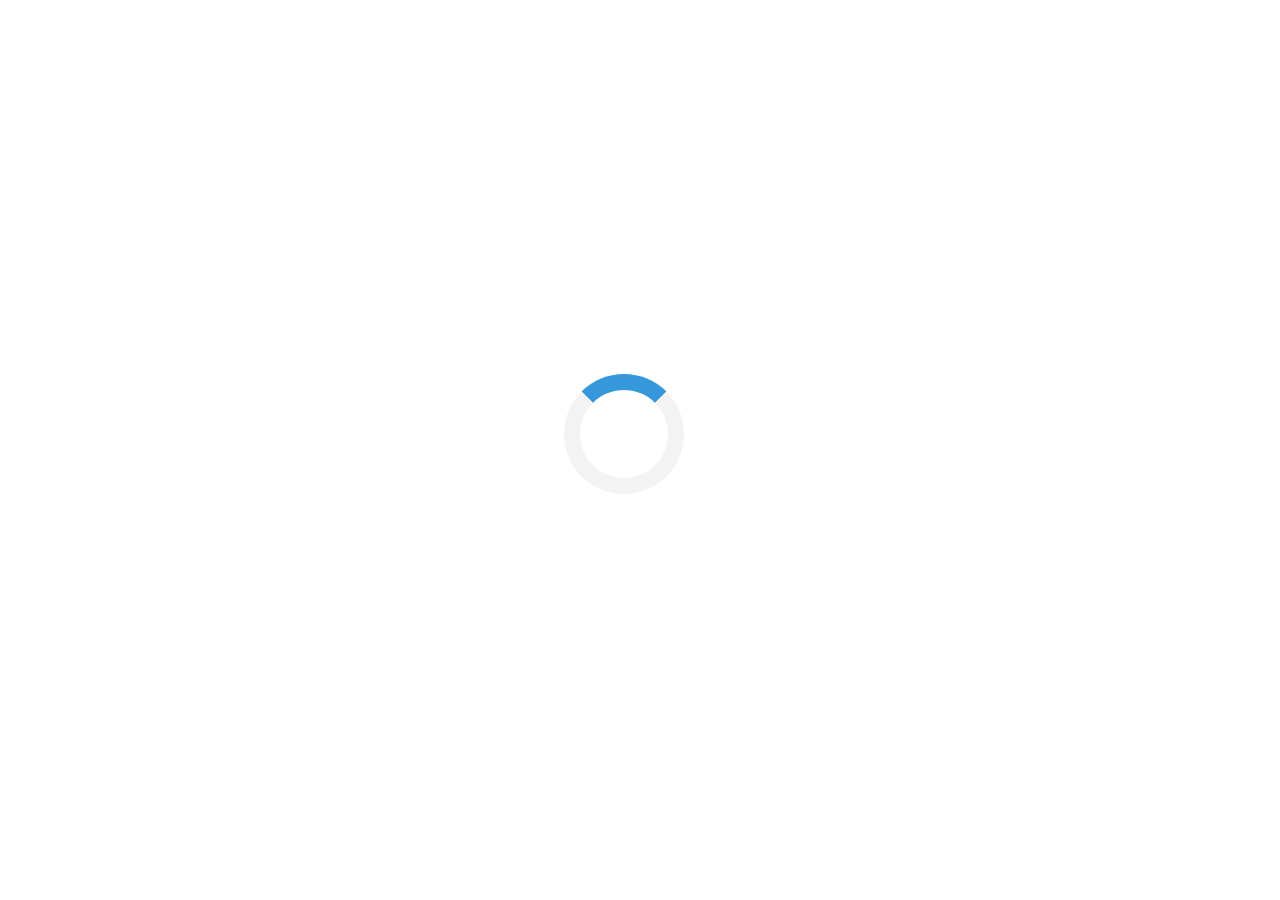
<file: thx.html>
<!DOCTYPE html>
<html lang="en">
<head>
    <meta charset="UTF-8">
    <meta name="viewport" content="width=device-width, initial-scale=1.0">
    <title>Thanks For Buying</title>
    <!-- MDB icon -->
    <link rel="icon" href="compitition 2/a-m-logo-png-transparent ico.ico" type="image/x-icon" />
    <!-- Font Awesome -->
    <link
      rel="stylesheet"
      href="https://cdnjs.cloudflare.com/ajax/libs/font-awesome/6.0.0/css/all.min.css"
    />
    <!-- Google Fonts Roboto -->
    <link
      rel="stylesheet"
      href="https://fonts.googleapis.com/css2?family=Roboto:wght@300;400;500;700;900&display=swap"
    />
    <!-- MDB -->
    <link rel="stylesheet" href="css/mdb.min.css" />
    <link rel="stylesheet" href="style.css"> 

   
</head>
<body>
    <!-- start your project here-->


<body onload="myFunction()" style="margin:0;">
  
      <div id="loader"></div>
      
      <div style="display:none;" id="myDiv" class="animate-bottom">
      

        <nav class="navbar navbar-expand-lg navbar-light bg-light">
            <!-- Container wrapper -->
            <div class="container-fluid">
              <!-- Toggle button -->
              <button
                class="navbar-toggler"
                type="button"
                data-mdb-toggle="collapse"
                data-mdb-target="#navbarSupportedContent"
                aria-controls="navbarSupportedContent"
                aria-expanded="false"
                aria-label="Toggle navigation"
              >
                <i class="fas fa-bars"></i>
              </button>
          
              <!-- Collapsible wrapper -->
              <div class="collapse navbar-collapse" id="navbarSupportedContent">
                <!-- Navbar brand -->
                <a class="navbar-brand mt-2 mt-lg-0" href="index.html">
                  <img
                    src="compitition 2/a-m-logo-png-transparent.png"
                    height="40"
                    alt="MDB Logo"
                    loading="lazy"
                  />
                </a>
                <!-- Left links -->
                <div class="autocomplete">
                    <form  class=" d-flex input-group w-auto">
                      <div  class="form-outline">
        
                       <input 
                       id="search-input"
                       type="search"
                       class=" form-control"
                       placeholder="What are you looking for"
                       aria-label="Search"
                     />
                     <ul id="autocomplete-results"></ul>
        
                      </div>
                      <button
                      class="btn btn-outline-primary"
                      type="button"
                      data-mdb-ripple-color="dark"
                    >
                      Search
                    </button>
                    </form>
                  
                  </div>
                
               
               
                
                <!-- Left links -->
              </div>
              <!-- Collapsible wrapper -->
              <nav class="navbar1 navbar-expand-lg navbar-light bg-light">
                <div class="container-fluid">
                  <ul class="navbar-nav">
                    <!-- Icon dropdown -->
                    <li class="nav-item dropdown">
                      <a
                        class="nav-link dropdown-toggle"
                        href="#"
                        id="navbarDropdown"
                        role="button"
                        data-mdb-toggle="dropdown"
                        aria-expanded="false"
                      >
                        <i class="flag-united-kingdom flag m-0"></i>
                      </a>
                      <ul class="dropdown-menu" aria-labelledby="navbarDropdown">
                        <li>
                          <a class="dropdown-item" href="#"
                            ><i class="flag-united-kingdom flag"></i>English
                            <i class="fa fa-check text-success ms-2"></i
                          ></a>
                        </li>
                        <li><hr class="dropdown-divider" /></li>
                        <li>
                          <a class="dropdown-item" href="#"><i class="flag-poland flag"></i>Polski</a>
                        </li>
                        <li>
                          <a class="dropdown-item" href="#"><i class="flag-china flag"></i>中文</a>
                        </li>
                        <li>
                          <a class="dropdown-item" href="#"><i class="flag-japan flag"></i>日本語</a>
                        </li>
                        <li>
                          <a class="dropdown-item" href="#"><i class="flag-germany flag"></i>Deutsch</a>
                        </li>
                        <li>
                          <a class="dropdown-item" href="#"><i class="flag-france flag"></i>Français</a>
                        </li>
                        <li>
                          <a class="dropdown-item" href="#"><i class="flag-spain flag"></i>Español</a>
                        </li>
                        <li>
                          <a class="dropdown-item" href="#"><i class="flag-russia flag"></i>Русский</a>
                        </li>
                        <li>
                          <a class="dropdown-item" href="#"><i class="flag-portugal flag"></i>Português</a>
                        </li>
                      </ul>
                    </li>
                  </ul>
                </div>
              </nav>
              <!-- Right elements -->
              <div class="d-flex align-items-center">
                  <a href="Sign-in.html" class="btn btn-link px-3 me-2">
                      Login
                    </a>
                    <a href="Sign-Up.html" class="btn btn-primary me-3">
                      Sign up for free
                    </a>
                
              </div>
              <!-- Right elements -->
            </div>
            <!-- Container wrapper -->
          </nav>
          <!-- Navbar -->
            
          <header>
            <!-- Navbar -->
            <nav class="navbar navbar-expand-lg navbar-light bg-white">
              <div class="container-fluid">
                <button
                  class="navbar-toggler"
                  type="button"
                  data-mdb-toggle="collapse"
                  data-mdb-target="#navbarExample01"
                  aria-controls="navbarExample01"
                  aria-expanded="false"
                  aria-label="Toggle navigation"
                >
                  <i class="fas fa-bars"></i>
                </button>
                <div class=" collapse navbar-collapse" id="navbarExample01">
                  <ul class="nav1 navbar-nav me-auto mb-2 mb-lg-0">
                    <li class="nav-item active">
                      <a class="nav-link" aria-current="page" href="index.html">Home</a>
                    </li>
                    <div class=" sho container-fluid">
                      <ul class="navbar-nav">
                        <!-- Dropdown -->
                        <li class="nav-item dropdown">
                          <a
                            class="nav-link dropdown-toggle"
                            href="#"
                            id="navbarDropdownMenuLink"
                            role="button"
                            data-mdb-toggle="dropdown"
                            aria-expanded="false"
                          >
                            Shop
                          </a>
                          <ul class="dropdown-menu" aria-labelledby="navbarDropdownMenuLink">
                            <li>
                              <a class="dropdown-item" href="iphone.html">Iphone</a>
                            </li>
                            <li>
                              <a class="dropdown-item" href="ipad.html">Ipad</a>
                            </li>
                            <li>
                              <a class="dropdown-item" href="macbook.html">Macbooks</a>
                            </li>
                          </ul>
                        </li>
                      </ul>
                    </div>
                    <li class="nav-item">
                      <a class="nav-link" href="Contact.html">Contact</a>
                    </li>
                    <li class="nav-item">
                      <a class="nav-link" href="about.html">About</a>
                    </li>
                  </ul>
                </div>
              </div>
            </nav>
            <!-- Navbar -->
      
          </header>

          <div class="vh-100 d-flex justify-content-center align-items-center">
            <div>
                <div class="mb-4 text-center">
                    <svg xmlns="http://www.w3.org/2000/svg" class="text-success" width="75" height="75"
                        fill="currentColor" class="bi bi-check-circle-fill" viewBox="0 0 16 16">
                        <path
                            d="M16 8A8 8 0 1 1 0 8a8 8 0 0 1 16 0zm-3.97-3.03a.75.75 0 0 0-1.08.022L7.477 9.417 5.384 7.323a.75.75 0 0 0-1.06 1.06L6.97 11.03a.75.75 0 0 0 1.079-.02l3.992-4.99a.75.75 0 0 0-.01-1.05z" />
                    </svg>
                </div>
                <div class="text-center">
                    <h1>Thank You For Buying From A&M !</h1>
                    <p>We will send your order as soon as possible </p>
                  <a href="index.html"> <button class="btn btn-primary">Back Home</button></a> 
                </div>
            </div>
          </div>


          <footer class="text-center text-lg-start bg-light text-muted">
            <!-- Section: Social media -->
            <section class="d-flex justify-content-center justify-content-lg-between p-4 border-bottom">
              <!-- Left -->
              <div class="me-5 d-none d-lg-block">
                <span>Get connected with us on social networks:</span>
              </div>
              <!-- Left -->
          
              <!-- Right -->
              <div>
                <a href="" class="me-4 text-reset">
                  <i class="fab fa-facebook-f"></i>
                </a>
                <a href="" class="me-4 text-reset">
                  <i class="fab fa-twitter"></i>
                </a>
                <a href="" class="me-4 text-reset">
                  <i class="fab fa-google"></i>
                </a>
                <a href="" class="me-4 text-reset">
                  <i class="fab fa-instagram"></i>
                </a>
                <a href="" class="me-4 text-reset">
                  <i class="fab fa-linkedin"></i>
                </a>
                <a href="" class="me-4 text-reset">
                  <i class="fab fa-github"></i>
                </a>
              </div>
              <!-- Right -->
            </section>
            <!-- Section: Social media -->
          
            <!-- Section: Links  -->
            <section class="">
              <div class="container text-center text-md-start mt-5">
                <!-- Grid row -->
                <div class="row mt-3">
                  <!-- Grid column -->
                  <div class="col-md-3 col-lg-4 col-xl-3 mx-auto mb-4">
                    <!-- Content -->
                    <h6 class="text-uppercase fw-bold mb-4">
                      <i class="fas fa-gem me-3"></i>A&M
                    </h6>
                    <p>
                      A website for selling iPhones, iPads, and MacBooks is an online platform that specializes in offering Apple products for sale.
                      The website typically features a wide range of Apple devices, including the latest models 
                    </p>
                  </div>
                  <!-- Grid column -->
          
                  <!-- Grid column -->
                  <div class="col-md-2 col-lg-2 col-xl-2 mx-auto mb-4">
                    <!-- Links -->
                    <h6 class="text-uppercase fw-bold mb-4">
                      Products
                    </h6>
                    <p>
                      <a href="iphone.html" class="text-reset">iphone</a>
                    </p>
                    <p>
                      <a href="ipad.html" class="text-reset">Ipad</a>
                    </p>
                    <p>
                      <a href="macbook.html" class="text-reset">Macbook</a>
                    </p>
                    <p>
                      <a href="#!" class="text-reset">Airpods</a>
                    </p>
                  </div>
                  <!-- Grid column -->
          
                  <!-- Grid column -->
                  <div class="col-md-3 col-lg-2 col-xl-2 mx-auto mb-4">
                    <!-- Links -->
                    <h6 class="text-uppercase fw-bold mb-4">
                      Useful links
                    </h6>
                    <p>
                      <a href="#!" class="text-reset">Pricing</a>
                    </p>
                    <p>
                      <a href="#!" class="text-reset">Settings</a>
                    </p>
                    <p>
                      <a href="#!" class="text-reset">Orders</a>
                    </p>
                    <p>
                      <a href="#!" class="text-reset">Help</a>
                    </p>
                  </div>
                  <!-- Grid column -->
          
                  <!-- Grid column -->
                  <div class="col-md-4 col-lg-3 col-xl-3 mx-auto mb-md-0 mb-4">
                    <!-- Links -->
                    <h6 class="text-uppercase fw-bold mb-4">Contact</h6>
                    <p><i class="fas fa-home me-3"></i> Cairo, Naser City 10012, EGY</p>
                    <p>
                      <i class="fas fa-envelope me-3"></i>
                      Amrkhaled@gmail.com
                    </p>
                    <p><i class="fas fa-phone me-3"></i>  01 156 157 211</p>
                    <p><i class="fas fa-print me-3"></i> 01 156 196 212</p>
                  </div>
                  <!-- Grid column -->
                </div>
                <!-- Grid row -->
              </div>
            </section>
            <!-- Section: Links  -->
          
            <!-- Copyright -->
            <div class="text-center p-4" style="background-color: rgba(0, 0, 0, 0.05);">
              © 2023 Copyright:
              <a class="text-reset fw-bold" href="index.html">A&M</a>
            </div>
            <!-- Copyright -->
          </footer>
        
            <script src="main.js"></script>
            <!-- End your project here-->
            
         <!-- MDB -->
         <script type="text/javascript" src="js/mdb.min.js"></script>
          <!-- Custom scripts -->
          <script type="text/javascript"></script>
            </body>
            </html>
</file>
<file: style.css>
*{
  margin: 0;
  padding: 0;
  box-sizing: border-box;
}

 
 
 /* Center the loader */
 #loader {
    position: absolute;
    left: 50%;
    top: 50%;
    z-index: 1;
    width: 120px;
    height: 120px;
    margin: -76px 0 0 -76px;
    border: 16px solid #f3f3f3;
    border-radius: 50%;
    border-top: 16px solid #3498db;
    -webkit-animation: spin 2s linear infinite;
    animation: spin 2s linear infinite;
  }
  
  @-webkit-keyframes spin {
    0% { -webkit-transform: rotate(0deg); }
    100% { -webkit-transform: rotate(360deg); }
  }
  
  @keyframes spin {
    0% { transform: rotate(0deg); }
    100% { transform: rotate(360deg); }
  }
  
  /* Add animation to "page content" */
  .animate-bottom {
    position: relative;
    -webkit-animation-name: animatebottom;
    -webkit-animation-duration: 1s;
    animation-name: animatebottom;
    animation-duration: 1s
  }
  
  @-webkit-keyframes animatebottom {
    from { bottom:-100px; opacity:0 } 
    to { bottom:0px; opacity:1 }
  }
  
  @keyframes animatebottom { 
    from{ bottom:-100px; opacity:0 } 
    to{ bottom:0; opacity:1 }
  }
  
  #myDiv {
    display: none;
    text-align: center;
  }













  .navbar-brand{
margin-left: 20px; 
}



.nav1 {

margin-left: 500px;
}
.nav-item {
  margin-right: 30px;
}

  .sho{
  padding:0px;
  margin: 0;
  }
  


  .ecommerce-blocks {
    margin-top: 100px;
    display: grid;
    grid-template-columns: repeat(auto-fit, minmax(250px, 1fr));
    gap: 20px;
  }
  
  .block {
    position: relative;
    overflow: hidden;
    border-radius: 5px;
    box-shadow: 0 2px 5px rgba(0, 0, 0, 0.1);
  }
  
  .product-link {
    display: block;
    position: relative;
    padding: 10px;
    text-decoration: none;
    color: #333;
  }
  .product-image  {
    margin-left: 50px;
    width: 300px;
    height: 400px;
    border-radius: 5px;
    transition: opacity 0.3s ease;
  }
  .product-imageipad  {
    margin-left: 50px;
    width: 350px;
    height: 400px;
    border-radius: 5px;
    transition: opacity 0.3s ease;
  }
  .product-imagemac{
    position: relative;
    right: 50px;
    width: 530px;
    height: 400px;
    border-radius: 5px;
    transition: opacity 0.3s ease;
  }
  
  .product-info {
    position: absolute;
    bottom: 0;
    left: 0;
    width: 100%;
    padding: 10px;
    background-color: rgba(5, 0, 0, 0.418);
    transform: translateY(100%);
    transition: transform 0.3s ease;
  }
  
  .product-link:hover .product-image {
    opacity: 0.7;
  }
  .product-link:hover .product-imageipad {
    opacity: 0.7;
  }
  .product-link:hover .product-imagemac {
    opacity: 0.7;
  }
  
  .product-link:hover .product-info {
    transform: translateY(0);
  }
  
  .product-title {
    display: flex;
    justify-content: center;
    margin-top: 0;
    font-size: 30px;
    color: rgba(255, 255, 255, 0.678)
  }
  
  .product-price {
    margin-top: 5px;
    font-size: 16px;
    font-weight: bold;
  }
  footer{
    margin-top: 100px;
  }


 
  .mm h1{
    display: flex;
    justify-content: center;
    margin-bottom:  100px;
    font-family: Georgia, 'Times New Roman', Times, serif;
    color: rgba(0, 0, 255, 0.692);
  }


  .mn h1{
    display: flex;
    justify-content: center;
    margin-bottom:  90px;
    font-family: Georgia, 'Times New Roman', Times, serif;
    color: rgba(0, 0, 255, 0.692);
  }





  .me{
    display: flex;
    justify-content: center;
    align-items: center;
  }
  .form-group h5{
line-height: 50px;
  }

.bu{
margin-top: 20px;
}







body {
  font-family: Arial, Helvetica, sans-serif;
  margin: 0;
}

html {
  box-sizing: border-box;
}

*, *:before, *:after {
  box-sizing: inherit;
}

.column {
  float: left;
  width: 33.3%;
  margin-bottom: 16px;
  padding: 0 8px;
}

.card {
  box-shadow: 0 4px 8px 0 rgba(0, 0, 0, 0.2);
  margin: 8px;
}

.n{
  margin-top: 100px;
  margin: 50px;
}

.about-section {
  padding: 50px;
  text-align: center;
  background-color: rgba(0, 0, 255, 0.658);
  color: rgb(238, 231, 231);
}

.container {
  margin-top: 10px;
  padding: 0 16px;
}

.container::after, .row::after {
  content: "";
  clear: both;
  display: table;
}

.title {
  color: grey;
}

.button {
  border: none;
  outline: 0;
  display: inline-block;
  padding: 8px;
  color: white;
  background-color: rgba(0, 0, 255, 0.726);
  text-align: center;
  cursor: pointer;
  width: 100%;
}

.button:hover {
  background-color: #413fb6;
}

@media screen and (max-width: 650px) {
  .column {
    width: 100%;
    display: block;
  }
}







.container{
  margin-top:50px;
}

h3.h3{
  text-align:center;margin:1em;text-transform:capitalize;font-size:1.7em;}
.demo{
  padding:45px 0}
.product-grid2{
  font-family:'Open Sans',sans-serif;position:relative}
.product-grid2 .product-image2{
  overflow:hidden;position:relative}
.product-grid2 .product-image2 a{
  display:block}
.product-grid2 .product-image2 img{
  width:100%;height:auto}
.product-image2 .pic-1{
  opacity:1;transition:all .5s}
.product-grid2:hover .product-image2 .pic-1{
  opacity:0}
.product-image2 .pic-2{
  width:100%;height:100%;opacity:0;position:absolute;top:0;left:0;transition:all .5s}
.product-grid2:hover .product-image2 .pic-2{
  opacity:1}
.product-grid2 .social{
  padding:0;margin:0;position:absolute;bottom:50px;right:25px;z-index:1}
.product-grid2 .social li{
  margin:0 0 10px;display:block;transform:translateX(100px);transition:all .5s}
.product-grid2:hover .social li{
  transform:translateX(0)}
.product-grid2:hover .social li:nth-child(2){
  transition-delay:.15s}
.product-grid2:hover .social li:nth-child(3){
  transition-delay:.25s}
.product-grid2 .social li a{
  color:#505050;background-color:#fff;font-size:17px;line-height:45px;text-align:center;height:45px;width:45px;border-radius:50%;display:block;transition:all .3s ease 0s}
.product-grid2 .social li a:hover{
  color:#fff;background-color:#3498db;box-shadow:0 0 10px rgba(0,0,0,.5)}
.product-grid2 .social li a:after,.product-grid2 .social li a:before{
  content:attr(data-tip);color:#fff;background-color:#000;font-size:12px;line-height:22px;border-radius:3px;padding:0 5px;white-space:nowrap;opacity:0;transform:translateX(-50%);position:absolute;left:50%;top:-30px}
.product-grid2 .social li a:after{
  content:'';height:15px;width:15px;border-radius:0;transform:translateX(-50%) rotate(45deg);top:-22px;z-index:-1}
.product-grid2 .social li a:hover:after,.product-grid2 .social li a:hover:before{
  opacity:1}
.product-grid2 .add-to-cart{
  color:#fff;background-color:#404040;font-size:15px;text-align:center;width:100%;padding:10px 0;display:block;position:absolute;left:0;bottom:-100%;transition:all .3s}
.product-grid2 .add-to-cart:hover{
  background-color:#3498db;text-decoration:none}
.product-grid2:hover .add-to-cart{
  bottom:0}
.product-grid2 .product-new-label{
  background-color:#3498db;color:#fff;font-size:17px;padding:5px 10px;position:absolute;right:0;top:0;transition:all .3s}
.product-grid2:hover .product-new-label{
  opacity:0}
.product-grid2 .product-content{
  padding:20px 10px;text-align:center}
.product-grid2 .title{
  font-size:17px;margin:0 0 7px}
.product-grid2 .title a{
  color:#303030}
.product-grid2 .title a:hover{
  color:#3498db}
.product-grid2 .price{
  color:red;font-size:15px}
@media screen and (max-width:990px){.product-grid2{margin-bottom:30px}
}


.nad{
  display: flex;
  justify-content: center;
position: relative;
top: 50px;
}



.add-to-cart-button {
  width: 100%; /* Change the width to your desired value */
  max-width: 700px;
  height: 50px;
  background-color: #0400ffd7;
  color: #fff;
  border: none;
  border-radius: 5px;
  font-size: 18px;
  font-weight: bold;
  cursor: pointer;
  margin: 65px auto;
  position: relative;
  bottom: 80px;
}


.gradient-custom {
  /* fallback for old browsers */
  background: #6a11cb;
  
  /* Chrome 10-25, Safari 5.1-6 */
  background: -webkit-linear-gradient(to right, rgba(106, 17, 203, 1), rgba(37, 117, 252, 1));
  
  /* W3C, IE 10+/ Edge, Firefox 16+, Chrome 26+, Opera 12+, Safari 7+ */
  background: linear-gradient(to right, rgba(106, 17, 203, 1), rgba(37, 117, 252, 1))
  }


  .car{
    position: relative;
    bottom: 50px;
  }

 


  .mn {
    width: 400px;
    max-width: 600px;
    margin: 50px auto;
    padding: 20px;
  }

  .mm {
    width: 400px;
    max-width: 600px;
    margin: 50px auto;
    padding: 20px;
  }
  
  .form-outline {
    position: relative;
  }
  
  .form-outline label {
    position: absolute;
    top: 0;
    left: 15px;
    font-size: 16px;
    transition: all 0.3s ease-in-out;
    pointer-events: none;
  }
  
  .form-outline input:focus + label,
  .form-outline input:not(:placeholder-shown) + label {
    top: -15px;
    left: 10px;
    font-size: 12px;
    color: #007aff;
  }
  
  .form-check {
    display: flex;
    align-items: center;
    justify-content: center;
    height: 100%;
  }
  
  .btn-primary {
    background-color: #007aff;
    border-color: #007aff;
  }
  
  
  .btn-floating {
    width: 50px;
    height: 50px;
    border-radius: 50%;
    margin: 5px;
    display: inline-flex;
    align-items: center;
    justify-content: center;
  }
  
  @media (min-width: 768px) {
    .form-check {
      justify-content: flex-start;
    }
  }
 


  .map {
    overflow: hidden;
  }












  
.autocomplete {
  position: relative;
  display: inline-block;
}

.autocomplete ul {
  position: absolute;
  z-index: 1;
  top: 100%;
  left: 0;
  width: 100%;
  list-style: none;
  background-color: #fff;
  padding: 0;
  margin: 0;
  border: 1px solid #ccc;
  border-top: none;
  border-radius: 0px 0px 7px 7px;

}

.autocomplete li {
  padding: 5px;
  cursor: pointer;
}

.autocomplete li:hover {
  background-color: #f5f5f5;
  border-radius: 0px 0px 5px 5px;
}

.autocomplete li.selected {
  background-color: #007bff;
  color: #fff;
}


.te h1{
display: flex;
justify-content: flex-start;
}
.te h5{
  display: flex;
  justify-content: flex-start;
  }


  .her{
    margin-top: 50px;
    margin-bottom: 50px;
  }
</file>
